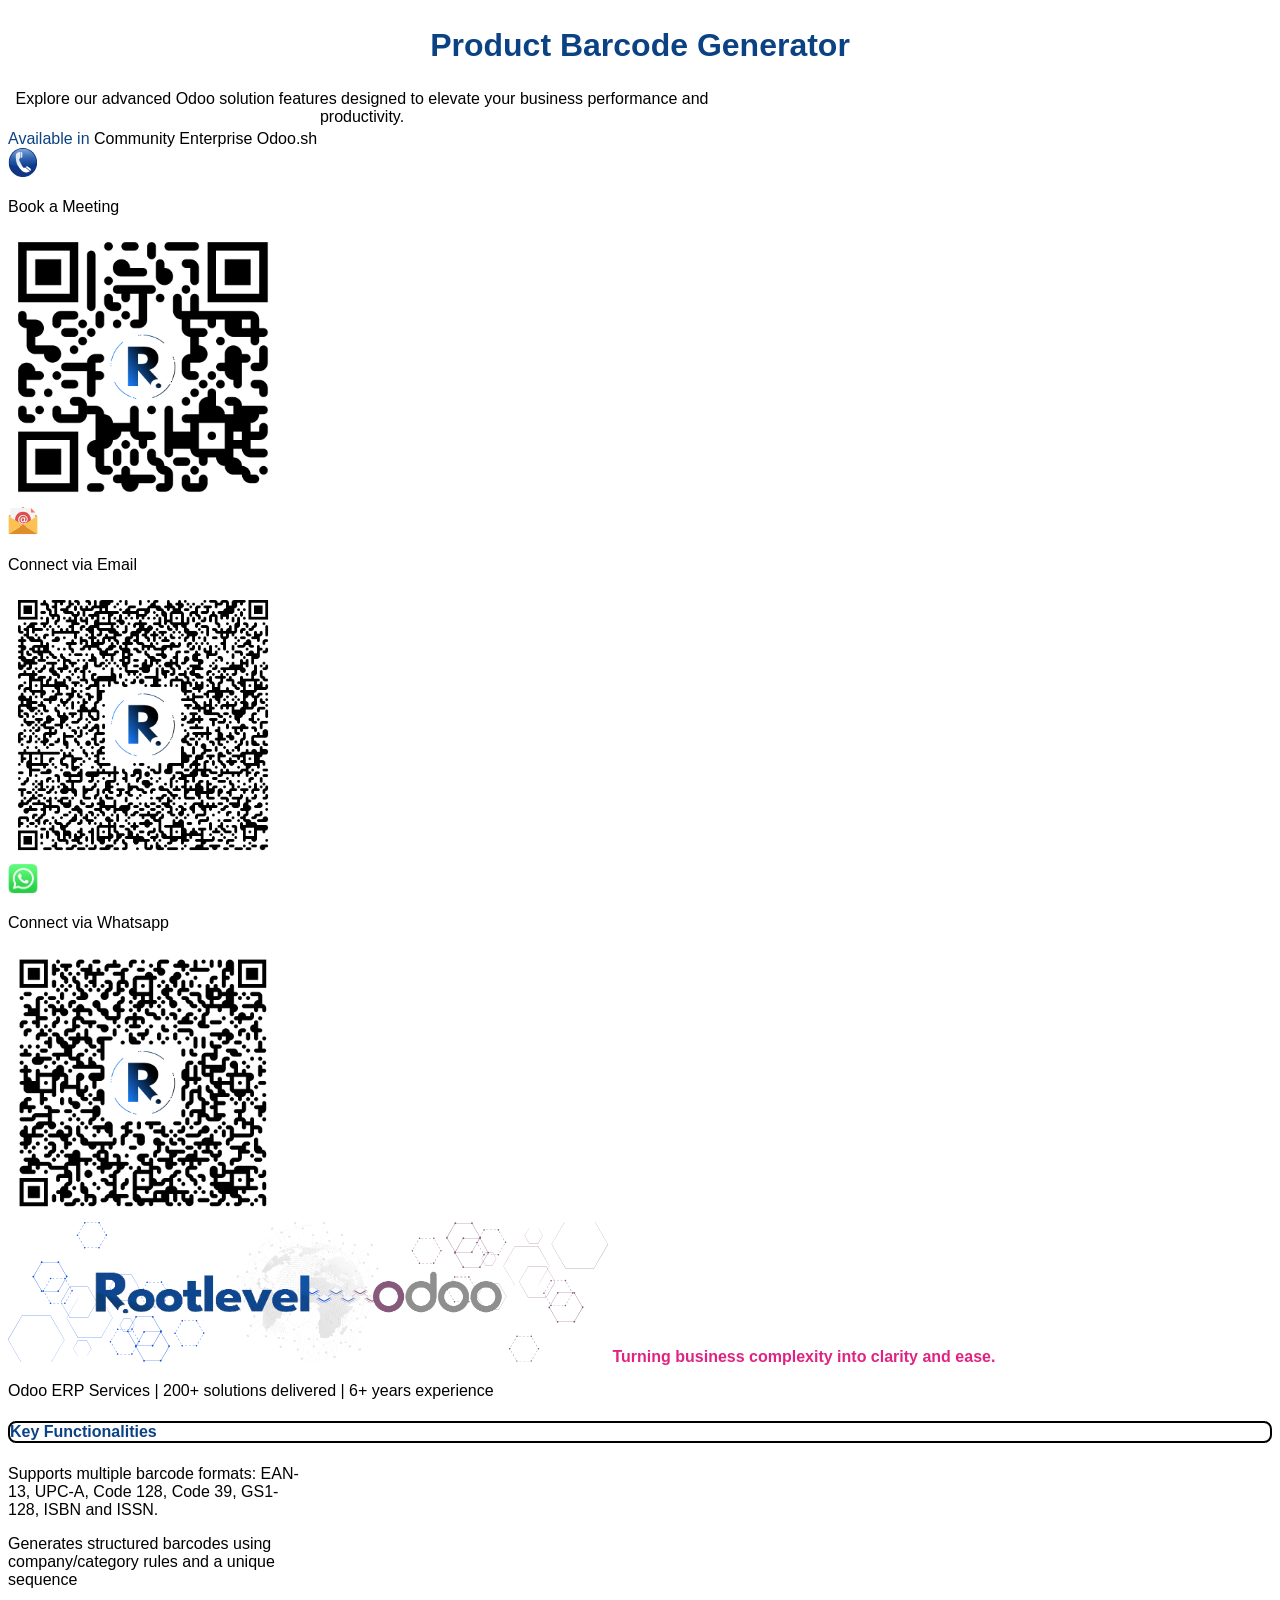
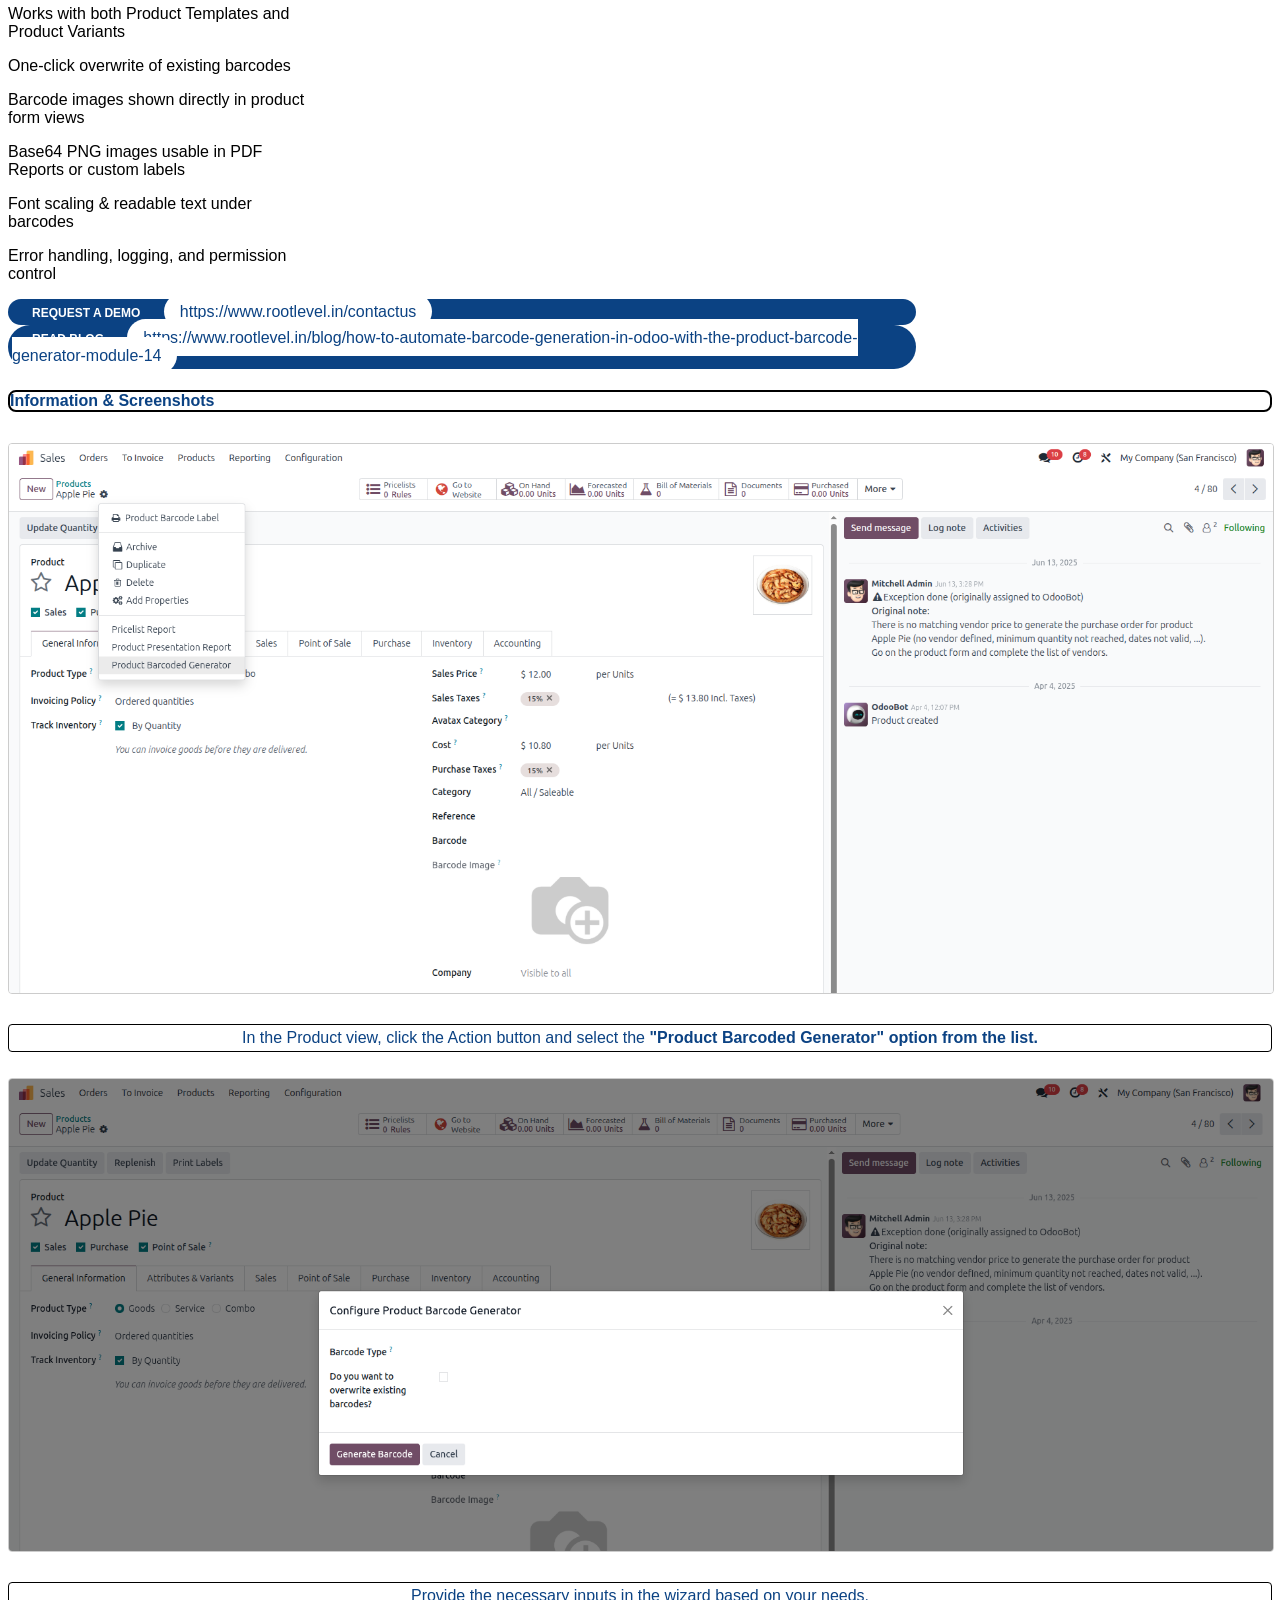
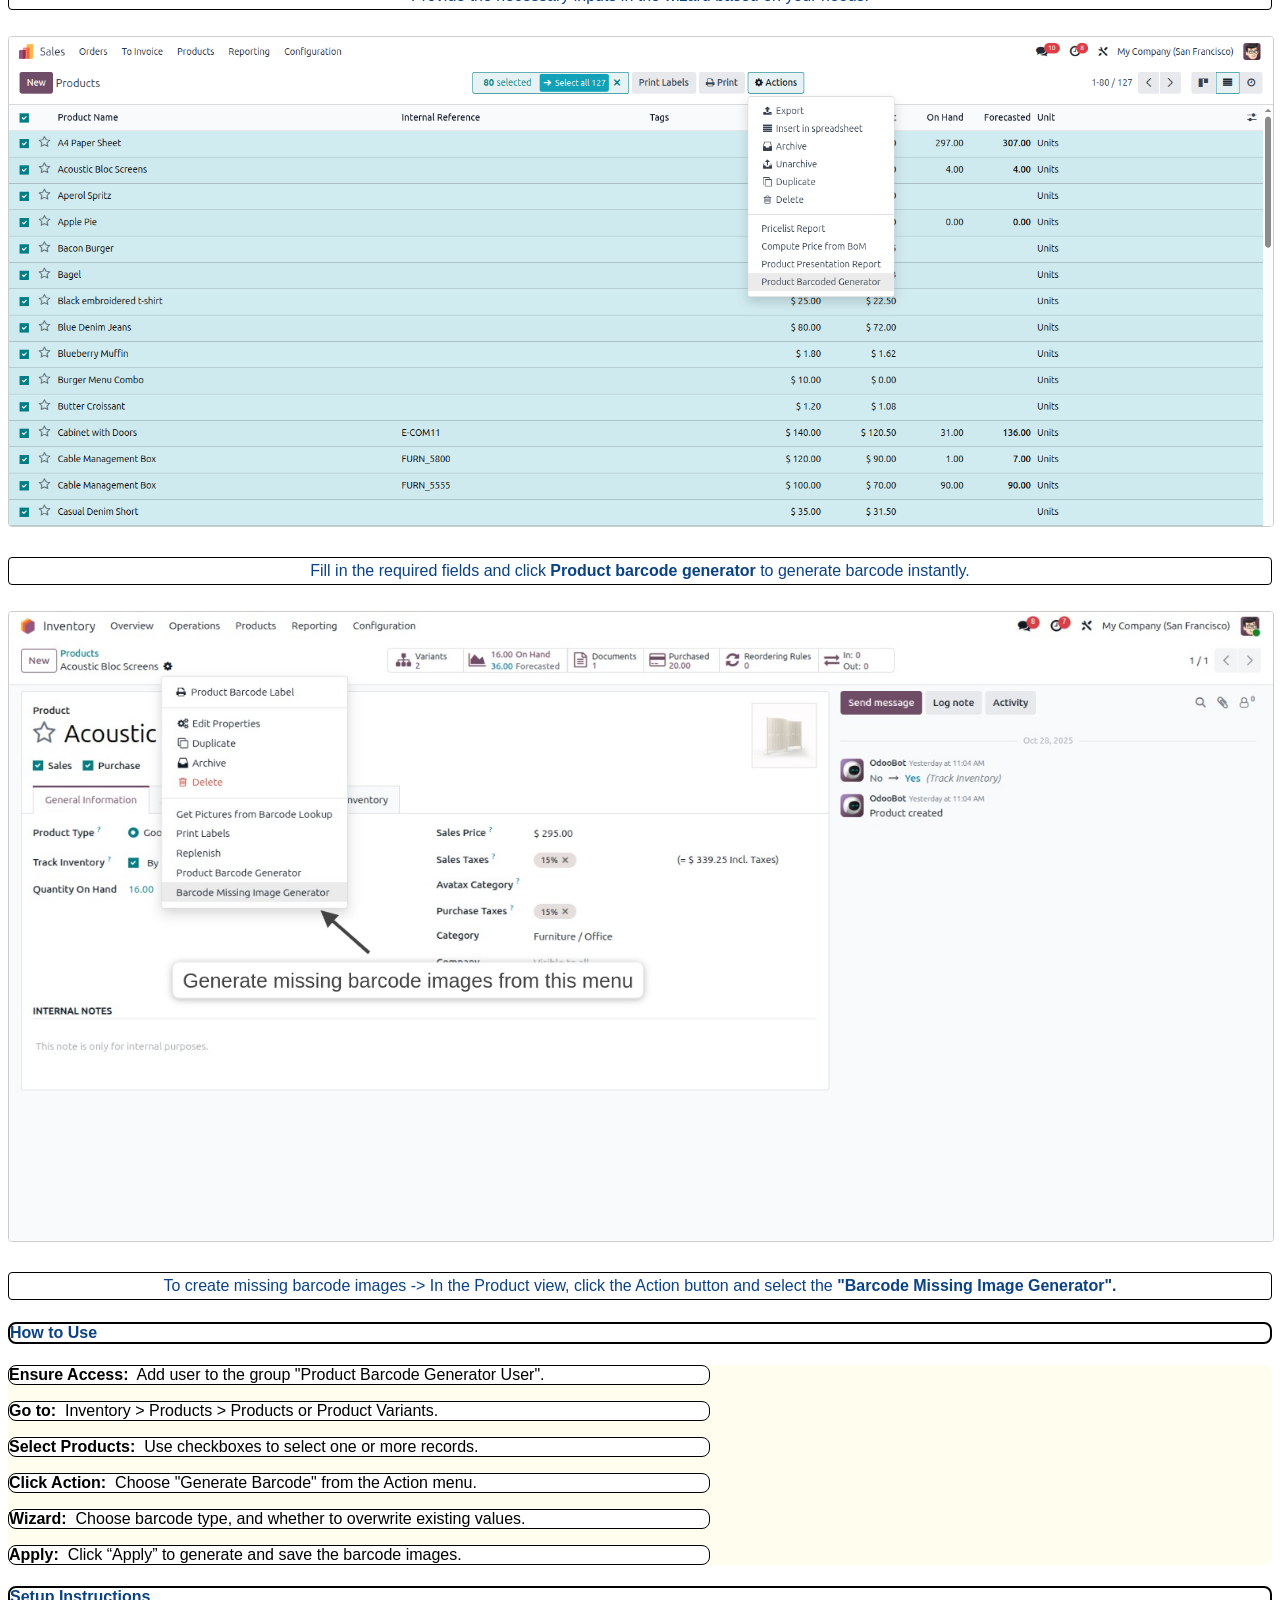
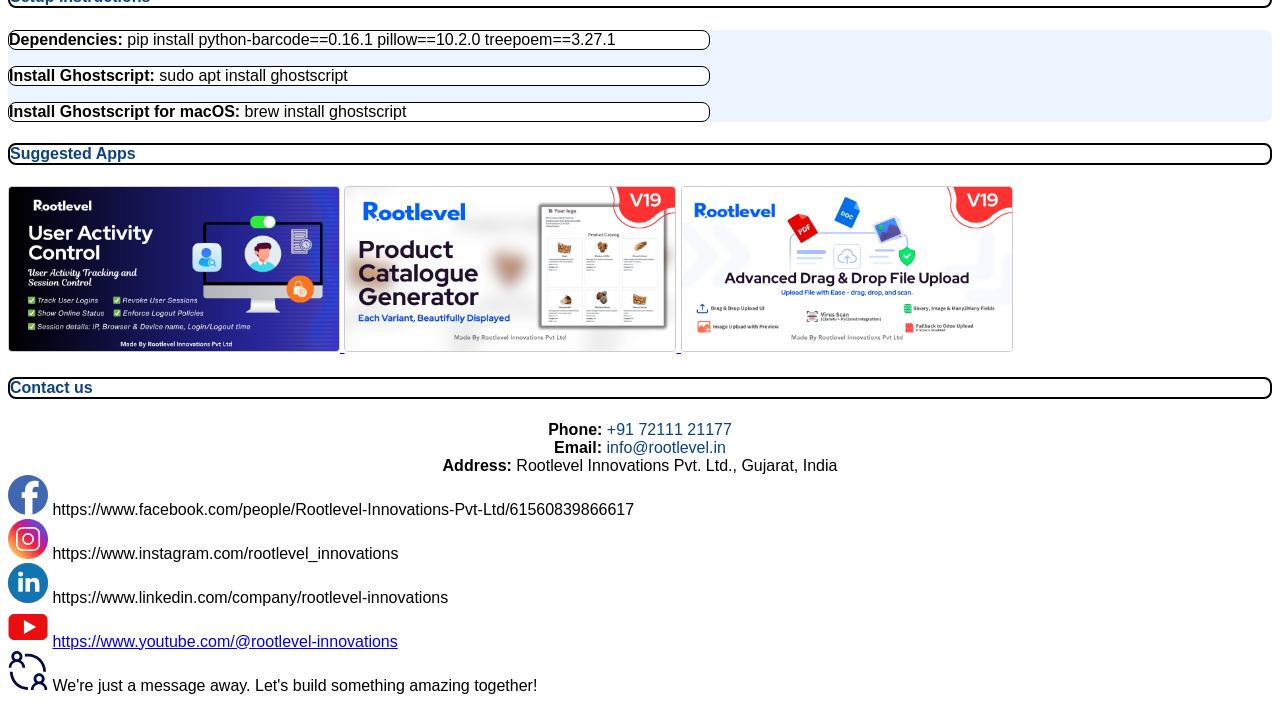
<file: barcode_generator_rl/static/description/index.html>
<!DOCTYPE html>
<html lang="en">
<head>
    <title>Product Barcode Generator - Rootlevel</title>
    <meta charset="utf-8">
    <meta content="width=device-width, initial-scale=1" name="viewport">
    <link rel="preconnect" href="https://fonts.googleapis.com">
    <link rel="preconnect" href="https://fonts.gstatic.com" crossorigin>
    <link href="https://fonts.googleapis.com/css2?family=Montserrat:ital,wght@0,100..900;1,100..900&family=Nata+Sans:wght@100..900&display=swap"
          rel="stylesheet">
    <link href="https://fonts.googleapis.com/css2?family=Open+Sans:ital,wght@0,300..800;1,300..800&display=swap"
          rel="stylesheet">
</head>
<body style="font-family:'Ubuntu', sans-serif;">
<section class="oe_container">

    <div class="oe_styling_v8">

        <!--   HEADER     -->
        <div class="d-flex flex-row flex-wrap m-2 p-2 align-items-center justify-content-evenly shadow-sm rounded">
            <div class="d-flex flex-column align-items-center">
                <h1 style="text-align:center; color:#0B4283; font-size:32px;">
                    <b>Product Barcode Generator</b></h1>
                <p style="text-align:center; font-size:16px; max-width:700px; margin: 4px; font-weight:400; color:#000000;">
                    Explore our advanced Odoo solution features designed to elevate your business performance and
                    productivity.
                </p>
            </div>
            <div class="d-flex flex-column align-items-center">
                <span class="m-1 p-1 fs-4 w-100 fw-bold" style="color:#0B4283;">Available in</span>
                <span class="m-1 p-1 fs-6 border border-primary rounded w-100 text-center" style="color:#000000;">Community</span>
                <span class="m-1 p-1 fs-6 border border-primary rounded w-100 text-center" style="color:#000000;">Enterprise</span>
                <span class="m-1 p-1 fs-6 border border-primary rounded w-100 text-center" style="color:#000000;">Odoo.sh</span>
            </div>
        </div>

        <!-- Logo, Qr & Connect details-->
        <div class="d-flex flex-column align-items-center m-2 p-2 shadow-sm rounded">

            <!--QR Details-->
            <div class="d-flex flex-row flex-wrap align-items-center justify-content-evenly m-2">
                <!--Book a Meeting QR-->
                <div class="d-flex flex-column align-items-center m-2">
                    <div class="d-flex flex-row align-items-center">
                        <img src="assets/contactus.svg" alt="meet"
                             style="max-width: 30px; width: 100%; height: auto;">
                        <p class="m-1 fs-4">Book a Meeting</p>
                    </div>
                    <img src="assets/contactus_rootlevel.svg" alt="qr"
                         style="max-width: 270px; width: 100%; height: auto;">
                </div>

                <!--Email QR-->
                <div class="d-flex flex-column align-items-center m-2">
                    <div class="d-flex flex-row align-items-center">
                        <img src="assets/email.svg" alt="email"
                             style="max-width: 30px; width: 100%; height: auto;">
                        <p class="m-1 fs-4">Connect via Email</p>
                    </div>
                    <img src="assets/mailto_sales_rootlevel.svg" alt="qr"
                         style="max-width: 270px; width: 100%; height: auto;">
                </div>

                <!--Whatsapp QR-->
                <div class="d-flex flex-column align-items-center m-2">
                    <div class="d-flex flex-row align-items-center">
                        <img src="assets/whatsapp.svg" alt="whatsapp"
                             style="max-width: 30px; width: 100%; height: auto;">
                        <p class="m-1 fs-4">Connect via Whatsapp</p>
                    </div>
                    <img src="assets/whatsapp_me_rootlevel.svg" alt="qr"
                         style="max-width: 270px; width: 100%; height: auto;">
                </div>
            </div>

            <!--Logo Details-->
            <div class="d-flex flex-column align-items-center">
                <img src="assets/rootlevel_x_odoo_logo.svg" alt="Company Logo"
                     class="m-2"
                     style="max-width: 600px; width: 100%; height: auto;">
                <b class="m-1 fs-5 text-center" style="color: #E02382;">Turning business complexity into clarity and
                    ease.</b>
                <p class="m-1 fs-5 text-center" style="color: #000000;">Odoo ERP Services | 200+ solutions delivered |
                    6+ years experience </p>
            </div>
        </div>

        <!-- Key Functionalities -->
        <div class="d-flex flex-column align-items-center m-2 p-2 shadow-sm rounded">
            <h4 class="m-2 p-2" style="color: #0B4283; border: 2px solid black; border-radius: 8px;">
                Key Functionalities
            </h4>
            <div class="d-flex flex-row flex-wrap align-items-stretch justify-content-center m-2 p-2">
                <p class="d-flex align-items-center justify-content-center m-2 p-2 text-center shadow-sm rounded fs-6"
                   style="color:#000000; max-width:300px; width:100%;">Supports multiple barcode formats: EAN-13, UPC-A, Code
                    128, Code 39, GS1-128, ISBN and ISSN.</p>
                <p class="d-flex align-items-center justify-content-center m-2 p-2 text-center shadow-sm rounded fs-6"
                   style="color:#000000; max-width:300px; width:100%;">Generates structured barcodes using company/category rules and a unique sequence</p>
                <p class="d-flex align-items-center justify-content-center m-2 p-2 text-center shadow-sm rounded fs-6"
                   style="color:#000000; max-width:300px; width:100%;">Works with both Product Templates and Product
                    Variants</p>
                <p class="d-flex align-items-center justify-content-center m-2 p-2 text-center shadow-sm rounded fs-6"
                   style="color:#000000; max-width:300px; width:100%;">One-click overwrite of existing barcodes</p>
                <p class="d-flex align-items-center justify-content-center m-2 p-2 text-center shadow-sm rounded fs-6"
                   style="color:#000000; max-width:300px; width:100%;">Barcode images shown directly in product form
                    views</p>
                <p class="d-flex align-items-center justify-content-center m-2 p-2 text-center shadow-sm rounded fs-6"
                   style="color:#000000; max-width:300px; width:100%;">Base64 PNG images usable in PDF Reports or custom
                    labels</p>
                <p class="d-flex align-items-center justify-content-center m-2 p-2 text-center shadow-sm rounded fs-6"
                   style="color:#000000; max-width:300px; width:100%;">Font scaling & readable text under barcodes</p>
                <p class="d-flex align-items-center justify-content-center m-2 p-2 text-center shadow-sm rounded fs-6"
                   style="color:#000000; max-width:300px; width:100%;">Error handling, logging, and permission
                    control</p>
            </div>
        </div>

        <!-- Demo & Blog -->
        <div class="d-flex flex-column align-items-center m-2 p-2 shadow-sm rounded">
            <div class="m-2" style="width:100%; max-width:900px;">
                <div class="d-flex align-items-center"
                     style="width:100%; background-color:#0B4283; border-radius:999px; padding:4px;">
                    <span style="color:#FFFFFF; font-size: 12px; font-weight:700; text-transform:uppercase; padding:10px 20px; border-radius:999px; flex:0 0 auto; min-width:150px; text-align:center;">
                        Request a Demo
                    </span>
                    <span class="fs-6"
                          style="width: inherit; background-color:#FFFFFF; color:#0B4283; border-radius:999px; padding:10px 16px; flex:1 1; min-width:0; text-align:center;">
                        https://www.rootlevel.in/contactus
                    </span>
                </div>
            </div>

            <div class="m-2" style="width:100%; max-width:900px;">
                <div class="d-flex align-items-center"
                     style="width:100%; background-color:#0B4283; border-radius:999px; padding:4px;">
                        <span style="color:#FFFFFF; font-size: 12px; font-weight:700; text-transform:uppercase; padding:10px 20px; border-radius:999px; flex:0 0 auto; min-width:150px; text-align:center;">
                            Read Blog
                        </span>
                    <span class="fs-6"
                          style="width: inherit; background-color:#FFFFFF; color:#0B4283; border-radius:999px; padding:10px 16px; flex:1 1; min-width:0; text-align:center;">
                            https://www.rootlevel.in/blog/how-to-automate-barcode-generation-in-odoo-with-the-product-barcode-generator-module-14
                        </span>
                </div>
            </div>
        </div>

        <!-- Screenshots with info -->
        <div class="d-flex flex-column align-items-center m-2 p-2 shadow-sm rounded">
            <h4 class="m-2 p-2" style="color: #0B4283; border: 2px solid black; border-radius: 8px;">
                Information & Screenshots
            </h4>
            <div class="d-flex flex-column">
                <div class="d-flex flex-column align-items-center">
                    <img src="screenshots/action.png" alt="screenshot"
                         style="width:100%; border:1px solid #CCC; margin:10px auto; border-radius: 4px;"/>
                    <p style="color: #0B4283; font-size: 16px; padding: 4px; border:1px solid black; border-radius: 4px; text-align: center;">
                        In the Product view, click the Action button and select the <b>"Product Barcoded Generator"
                        option from the list.</b>
                    </p>
                </div>
                <div class="d-flex flex-column align-items-center">
                    <img src="screenshots/wizard.png" alt="screenshot"
                         style="width:100%; border:1px solid #CCC; margin:10px auto; border-radius: 4px;"/>
                    <p style="color: #0B4283; font-size: 16px; padding: 4px; border:1px solid black; border-radius: 4px; text-align: center;">
                        Provide the necessary inputs in the wizard based on your needs.
                    </p>
                </div>
                <div class="d-flex flex-column align-items-center">
                    <img src="screenshots/list_action.png" alt="screenshot"
                         style="width:100%; border:1px solid #CCC; margin:10px auto; border-radius: 4px;"/>
                    <p style="color: #0B4283; font-size: 16px; padding: 4px; border:1px solid black; border-radius: 4px; text-align: center;">
                        Fill in the required fields and click <b>Product barcode generator</b> to generate barcode
                        instantly.
                    </p>
                </div>
                <div class="d-flex flex-column align-items-center">
                    <img src="screenshots/missing_image_generate.png" alt="screenshot"
                         style="width:100%; border:1px solid #CCC; margin:10px auto; border-radius: 4px;"/>
                    <p style="color: #0B4283; font-size: 16px; padding: 4px; border:1px solid black; border-radius: 4px; text-align: center;">
                        To create missing barcode images -> In the Product view, click the Action button and select the
                        <b>"Barcode Missing Image Generator".</b>
                    </p>
                </div>
            </div>
        </div>

        <!-- How To Use & Setup Instructions -->
        <div class="d-flex flex-row flex-wrap  justify-content-center m-2 p-2 shadow-sm rounded">
            <div class="d-flex flex-column align-items-center">
                <h4 class="m-2 p-2" style="color: #0B4283; border: 2px solid black; border-radius: 8px;">
                    How to Use
                </h4>
                <div class="d-flex flex-column align-items-center justify-content-center m-2 p-2"
                     style="background-color: #fffded; border-radius: 8px;">
                    <p class="d-flex align-items-center justify-content-center m-2 p-2 text-center fs-6"
                       style="color:#000000; max-width:700px; width:100%; border: 1px solid black; border-radius: 8px; background-color: white;">
                        <b>Ensure Access:&nbsp;</b> Add user to the group "Product Barcode Generator User".</p>
                    <p class="d-flex align-items-center justify-content-center m-2 p-2 text-center fs-6"
                       style="color:#000000; max-width:700px; width:100%; border: 1px solid black; border-radius: 8px; background-color: white;">
                        <b>Go to:&nbsp;</b> Inventory > Products > Products or Product Variants.</p>
                    <p class="d-flex align-items-center justify-content-center m-2 p-2 text-center fs-6"
                       style="color:#000000; max-width:700px; width:100%; border: 1px solid black; border-radius: 8px; background-color: white;">
                        <b>Select Products:&nbsp;</b> Use checkboxes to select one or more records.</p>
                    <p class="d-flex align-items-center justify-content-center m-2 p-2 text-center fs-6"
                       style="color:#000000; max-width:700px; width:100%; border: 1px solid black; border-radius: 8px; background-color: white;">
                        <b>Click Action:&nbsp;</b> Choose "Generate Barcode" from the Action menu.</p>
                    <p class="d-flex align-items-center justify-content-center m-2 p-2 text-center fs-6"
                       style="color:#000000; max-width:700px; width:100%; border: 1px solid black; border-radius: 8px; background-color: white;">
                        <b>Wizard:&nbsp;</b> Choose barcode type, and whether to overwrite existing values.</p>
                    <p class="d-flex align-items-center justify-content-center m-2 p-2 text-center fs-6"
                       style="color:#000000; max-width:700px; width:100%; border: 1px solid black; border-radius: 8px; background-color: white;">
                        <b>Apply:&nbsp;</b> Click “Apply” to generate and save the barcode images.</p>
                </div>
            </div>
            <div class="d-flex flex-column align-items-center">
                <h4 class="m-2 p-2" style="color: #0B4283; border: 2px solid black; border-radius: 8px;">
                    Setup Instructions
                </h4>
                <div class="d-flex flex-column align-items-center justify-content-center m-2 p-2"
                     style="background-color: #edf4ff; border-radius: 8px;">
                    <p class="d-flex align-items-center justify-content-center m-2 p-2 text-center fs-6"
                       style="color:#000000; max-width:700px; width:100%; border: 1px solid black; border-radius: 8px; background-color: white;">
                        <b>Dependencies:&nbsp;</b>pip install python-barcode==0.16.1 pillow==10.2.0 treepoem==3.27.1</p>
                    <p class="d-flex align-items-center justify-content-center m-2 p-2 text-center fs-6"
                       style="color:#000000; max-width:700px; width:100%; border: 1px solid black; border-radius: 8px; background-color: white;">
                        <b>Install Ghostscript:&nbsp;</b>sudo apt install ghostscript</p>
                    <p class="d-flex align-items-center justify-content-center m-2 p-2 text-center fs-6"
                       style="color:#000000; max-width:700px; width:100%; border: 1px solid black; border-radius: 8px; background-color: white;">
                        <b>Install Ghostscript for macOS:&nbsp;</b>brew install ghostscript</p>
                </div>
            </div>
        </div>

        <!-- Suggested apps -->
        <div class="d-flex flex-column align-items-center m-2 p-2 shadow-sm rounded">
            <h4 class="m-2 p-2" style="color: #0B4283; border: 2px solid black; border-radius: 8px;">
                Suggested Apps
            </h4>
            <div class="d-flex flex-row flex-wrap align-items-center justify-content-evenly">
                <a href="https://apps.odoo.com/apps/modules/19.0/user_activity_control_rl"
                   class="m-2">
                    <img src="assets/user_activity_control_cover_image.png" alt="suggest"
                         style="width:100%; max-width: 330px; height: 100%; max-height:164px; border-radius: 4px; border: 1px solid #ccc;"/>
                </a>
                <a href="https://apps.odoo.com/apps/modules/19.0/product_catalogue_generator_rl" target="_blank"
                   class="m-2">
                    <img src="assets/product_catalogue_generator_report_cover_image.png" alt="suggest"
                         style="width:100%; max-width: 330px; height: 100%; max-height:164px; border-radius: 4px; border: 1px solid #ccc;"/>
                </a>
                <a href="https://apps.odoo.com/apps/modules/19.0/advance_drag_and_drop_rl" target="_blank"
                   class="m-2">
                    <img src="assets/advance_drag_and_drop_rl_cover_image.png" alt="suggest"
                         style="width:100%; max-width: 330px; height: 100%; max-height:164px; border-radius: 4px; border: 1px solid #ccc;"/>
                </a>
            </div>
        </div>

        <!-- Contact us -->
        <div class="d-flex flex-column align-items-center m-2 p-2 shadow-sm rounded">
            <h4 class="m-2 p-2" style="color: #0B4283; border: 2px solid black; border-radius: 8px;">
                Contact us
            </h4>
            <div>
                <p style="text-align:center; font-size:16px; margin:0;">
                    <b>Phone:</b>
                    <span style="color:#0B4283;font-weight:500; text-decoration:none;">
                        +91 72111 21177
                    </span>
                    <br>
                    <b>Email:</b>
                    <a href="mailto:info@rootlevel.in"
                       style="color:#0B4283;font-weight:500; text-decoration:none;font-weight:500;">
                        info@rootlevel.in
                    </a>
                    <br>
                    <b>Address:</b>
                    <span>
                        Rootlevel Innovations Pvt. Ltd., Gujarat, India
                    </span>
                </p>
            </div>
            <div class="d-flex flex-column m-2 align-items-center">
                <div class="m-1 p-2 d-flex flex-row align-items-center shadow-sm"
                     style="max-width: 900px; width:100%; border-radius: 4px;">
                    <img src="icons/social-icons/fb-icon.svg" alt="social"
                         style="width:100%; max-width: 40px; height: 100%; max-height: 40px;"
                    />
                    <span class="m-2 w-100 text-center">
                        https://www.facebook.com/people/Rootlevel-Innovations-Pvt-Ltd/61560839866617
                    </span>
                </div>
                <div class="m-1 p-2 d-flex flex-row align-items-center shadow-sm"
                     style="max-width: 900px; width:100%; border-radius: 4px;">
                    <img src="icons/social-icons/instagram-icon.svg" alt="social"
                         style="width:100%; max-width: 40px; height: 100%; max-height: 40px;"
                    />
                    <span class="m-2 w-100 text-center">
                        https://www.instagram.com/rootlevel_innovations
                    </span>
                </div>
                <div class="m-1 p-2 d-flex flex-row align-items-center shadow-sm"
                     style="max-width: 900px; width:100%; border-radius: 4px;">
                    <img src="icons/social-icons/linkedin-icon.svg" alt="social"
                         style="width:100%; max-width: 40px; height: 100%; max-height: 40px;"
                    />
                    <span class="m-2 w-100 text-center">
                        https://www.linkedin.com/company/rootlevel-innovations
                    </span>
                </div>
                <div class="m-1 p-2 d-flex flex-row align-items-center shadow-sm"
                     style="max-width: 900px; width:100%; border-radius: 4px;">
                    <img src="icons/social-icons/yt-icon.svg" alt="social"
                         style="width:100%; max-width: 40px; height: 100%; max-height: 40px;"
                    />
                    <a class="m-2 w-100 text-center" href="https://www.youtube.com/@rootlevel-innovations"
                       target="_blank">
                        https://www.youtube.com/@rootlevel-innovations
                    </a>
                </div>
                <div class="m-2 p-2 d-flex flex-row align-items-center shadow"
                     style="max-width: 900px; width:100%; border-radius: 4px;">
                    <img src="icons/social-icons/connect-icon.svg" alt="social"
                         style="width:100%; max-width: 40px; height: 100%; max-height: 40px;"
                    />
                    <span class="m-2 w-100 text-center fs-5" style="font-weight: 500;">
                        We&apos;re just a message away. Let&apos;s build something amazing together!
                    </span>
                </div>
            </div>
        </div>
    </div>
</section>
</body>
</html>
</file>
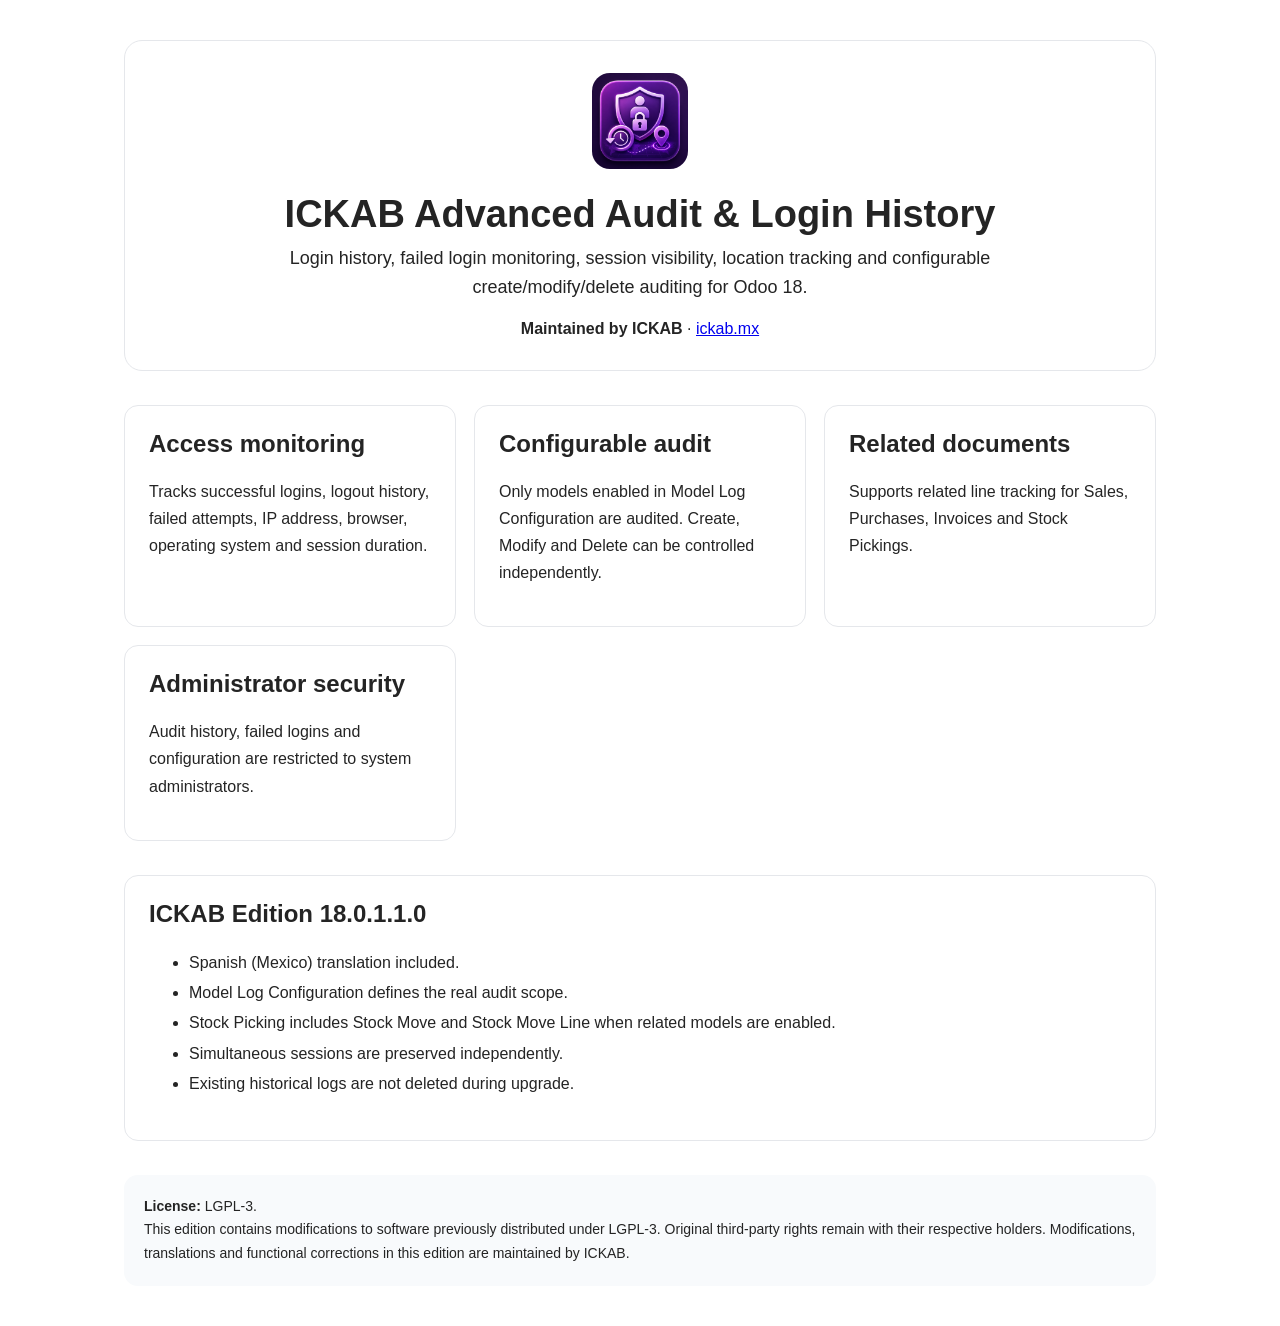
<file: mst_advanced_login_history/static/description/index.html>
<!DOCTYPE html>
<html lang="en">
<head>
    <meta charset="UTF-8"/>
    <meta name="viewport" content="width=device-width, initial-scale=1.0"/>
    <title>ICKAB Advanced Audit &amp; Login History | Odoo 18</title>
    <meta name="description" content="ICKAB module for Odoo 18 login history, failed login monitoring, session visibility and configurable user activity auditing."/>
</head>
<body style="margin:0;background:#ffffff;font-family:Arial,Helvetica,sans-serif;color:#242424;">
<section style="max-width:1080px;margin:0 auto;padding:40px 24px;box-sizing:border-box;">
    <div style="text-align:center;padding:32px 20px;border:1px solid #e5e7eb;border-radius:18px;">
        <img src="./icon.png" alt="Audit History" style="width:96px;height:96px;border-radius:18px;"/>
        <h1 style="font-size:38px;margin:20px 0 8px;">ICKAB Advanced Audit &amp; Login History</h1>
        <p style="font-size:18px;line-height:1.6;margin:0 auto;max-width:800px;">
            Login history, failed login monitoring, session visibility, location tracking and
            configurable create/modify/delete auditing for Odoo 18.
        </p>
        <p style="margin:18px 0 0;"><strong>Maintained by ICKAB</strong> &middot; <a href="https://ickab.mx">ickab.mx</a></p>
    </div>

    <div style="margin-top:34px;display:grid;grid-template-columns:repeat(auto-fit,minmax(260px,1fr));gap:18px;">
        <div style="padding:24px;border:1px solid #e5e7eb;border-radius:14px;">
            <h2 style="margin-top:0;">Access monitoring</h2>
            <p style="line-height:1.7;">Tracks successful logins, logout history, failed attempts, IP address, browser, operating system and session duration.</p>
        </div>
        <div style="padding:24px;border:1px solid #e5e7eb;border-radius:14px;">
            <h2 style="margin-top:0;">Configurable audit</h2>
            <p style="line-height:1.7;">Only models enabled in Model Log Configuration are audited. Create, Modify and Delete can be controlled independently.</p>
        </div>
        <div style="padding:24px;border:1px solid #e5e7eb;border-radius:14px;">
            <h2 style="margin-top:0;">Related documents</h2>
            <p style="line-height:1.7;">Supports related line tracking for Sales, Purchases, Invoices and Stock Pickings.</p>
        </div>
        <div style="padding:24px;border:1px solid #e5e7eb;border-radius:14px;">
            <h2 style="margin-top:0;">Administrator security</h2>
            <p style="line-height:1.7;">Audit history, failed logins and configuration are restricted to system administrators.</p>
        </div>
    </div>

    <div style="margin-top:34px;padding:24px;border:1px solid #e5e7eb;border-radius:14px;">
        <h2 style="margin-top:0;">ICKAB Edition 18.0.1.1.0</h2>
        <ul style="line-height:1.9;">
            <li>Spanish (Mexico) translation included.</li>
            <li>Model Log Configuration defines the real audit scope.</li>
            <li>Stock Picking includes Stock Move and Stock Move Line when related models are enabled.</li>
            <li>Simultaneous sessions are preserved independently.</li>
            <li>Existing historical logs are not deleted during upgrade.</li>
        </ul>
    </div>

    <div style="margin-top:34px;padding:20px;background:#f8fafc;border-radius:14px;font-size:14px;line-height:1.7;">
        <strong>License:</strong> LGPL-3.<br/>
        This edition contains modifications to software previously distributed under LGPL-3.
        Original third-party rights remain with their respective holders. Modifications,
        translations and functional corrections in this edition are maintained by ICKAB.
    </div>
</section>
</body>
</html>
</file>
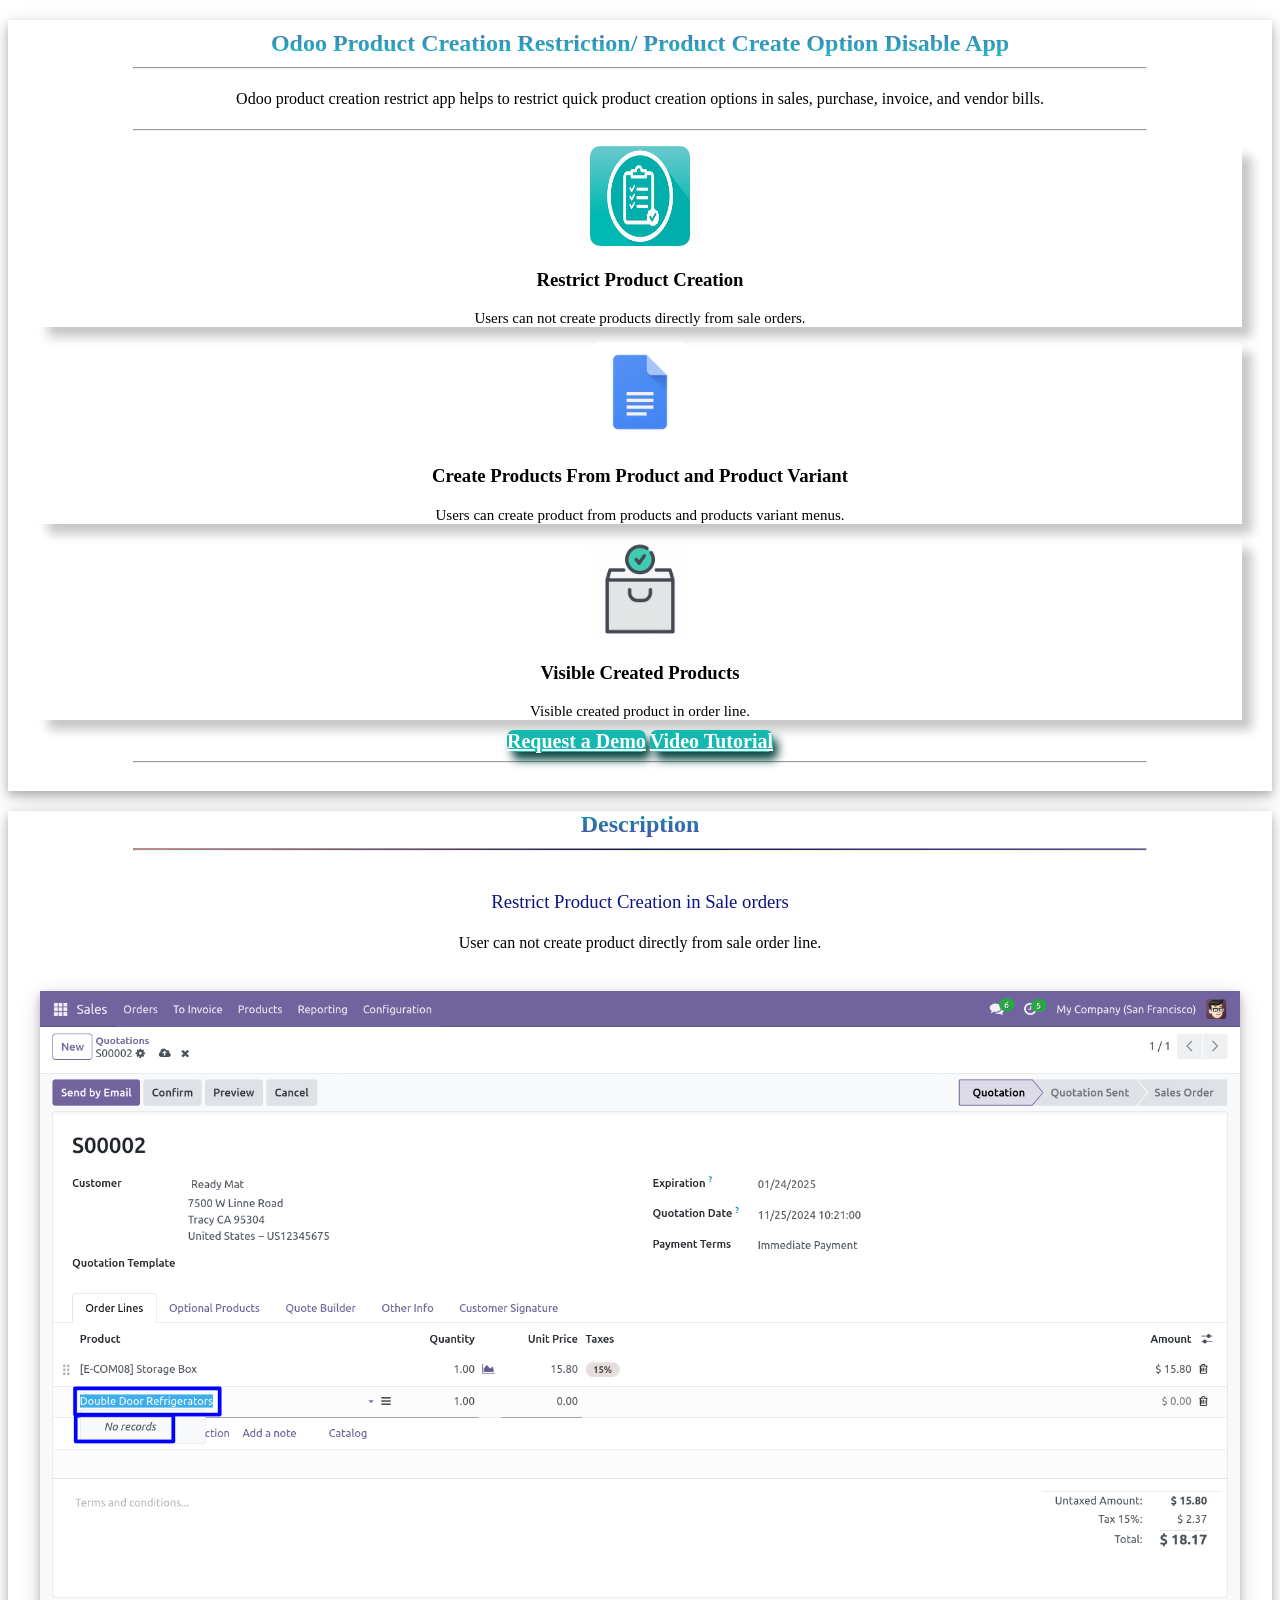
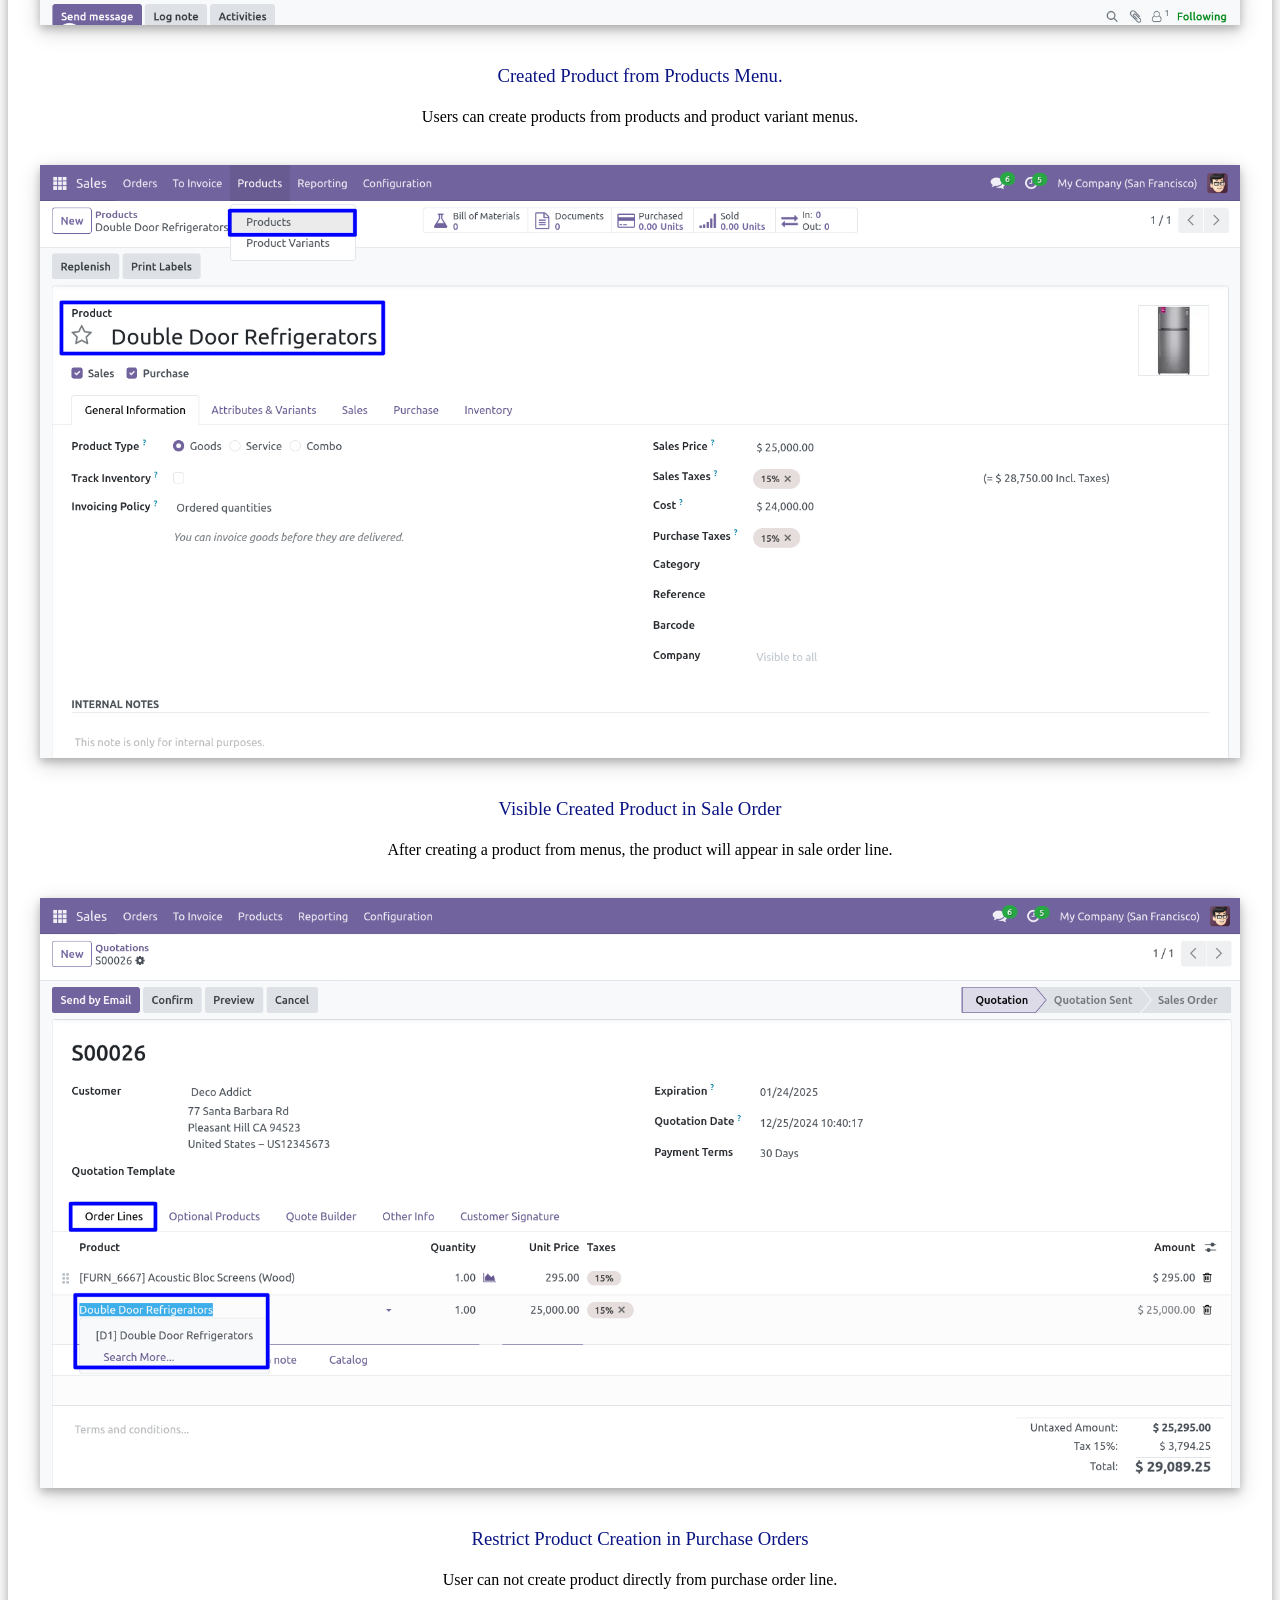
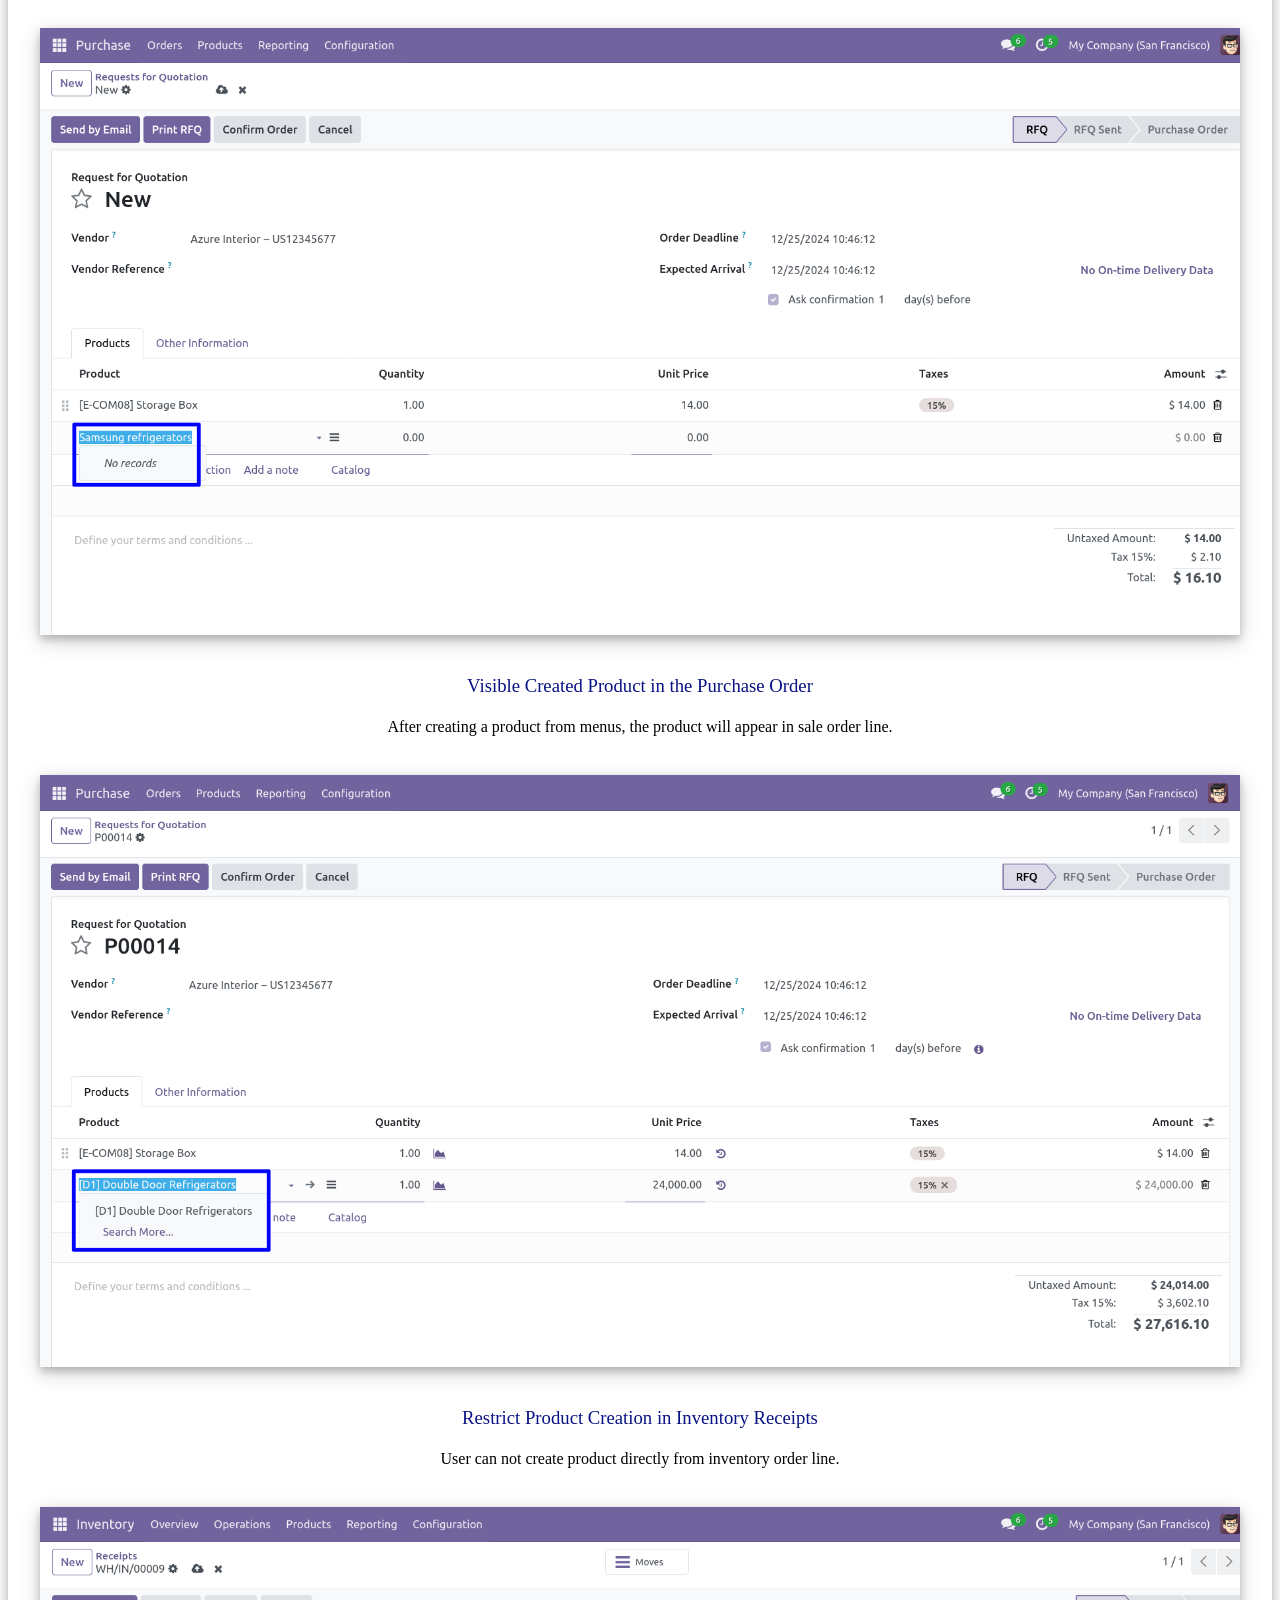
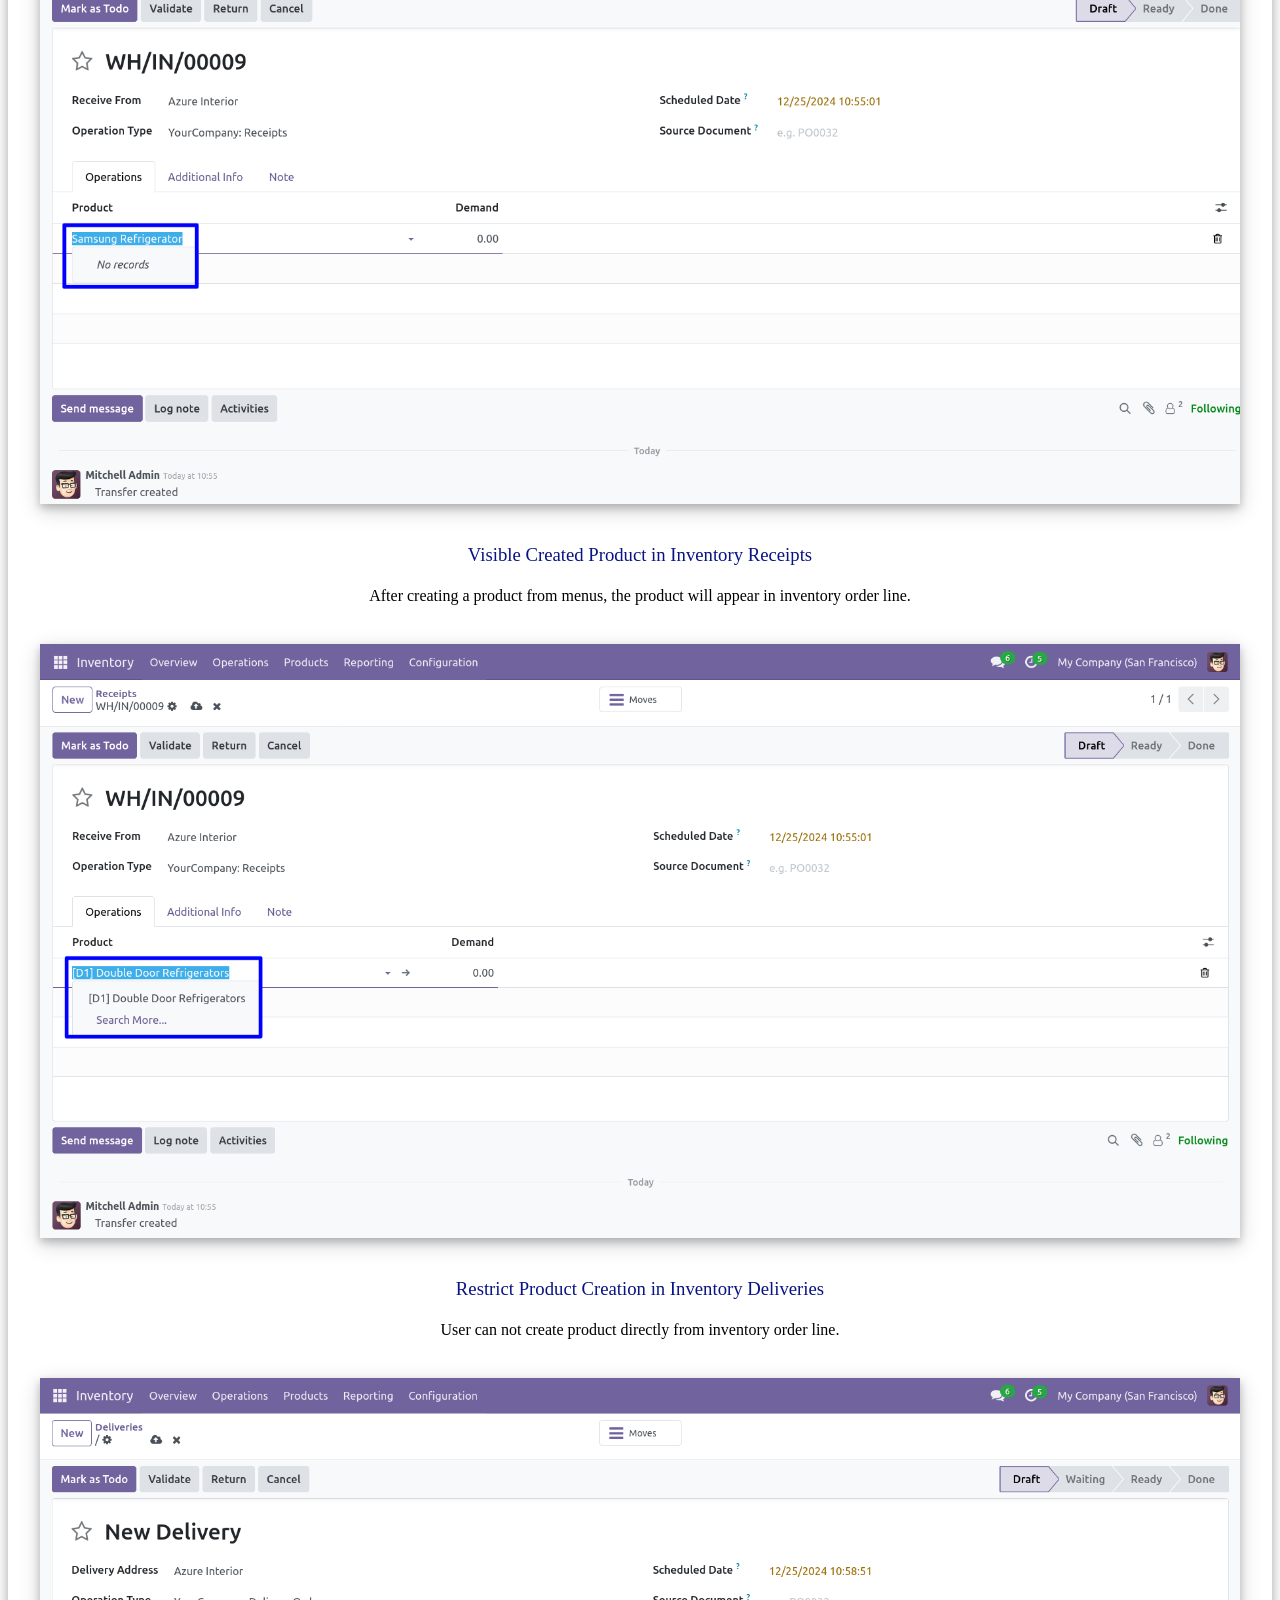
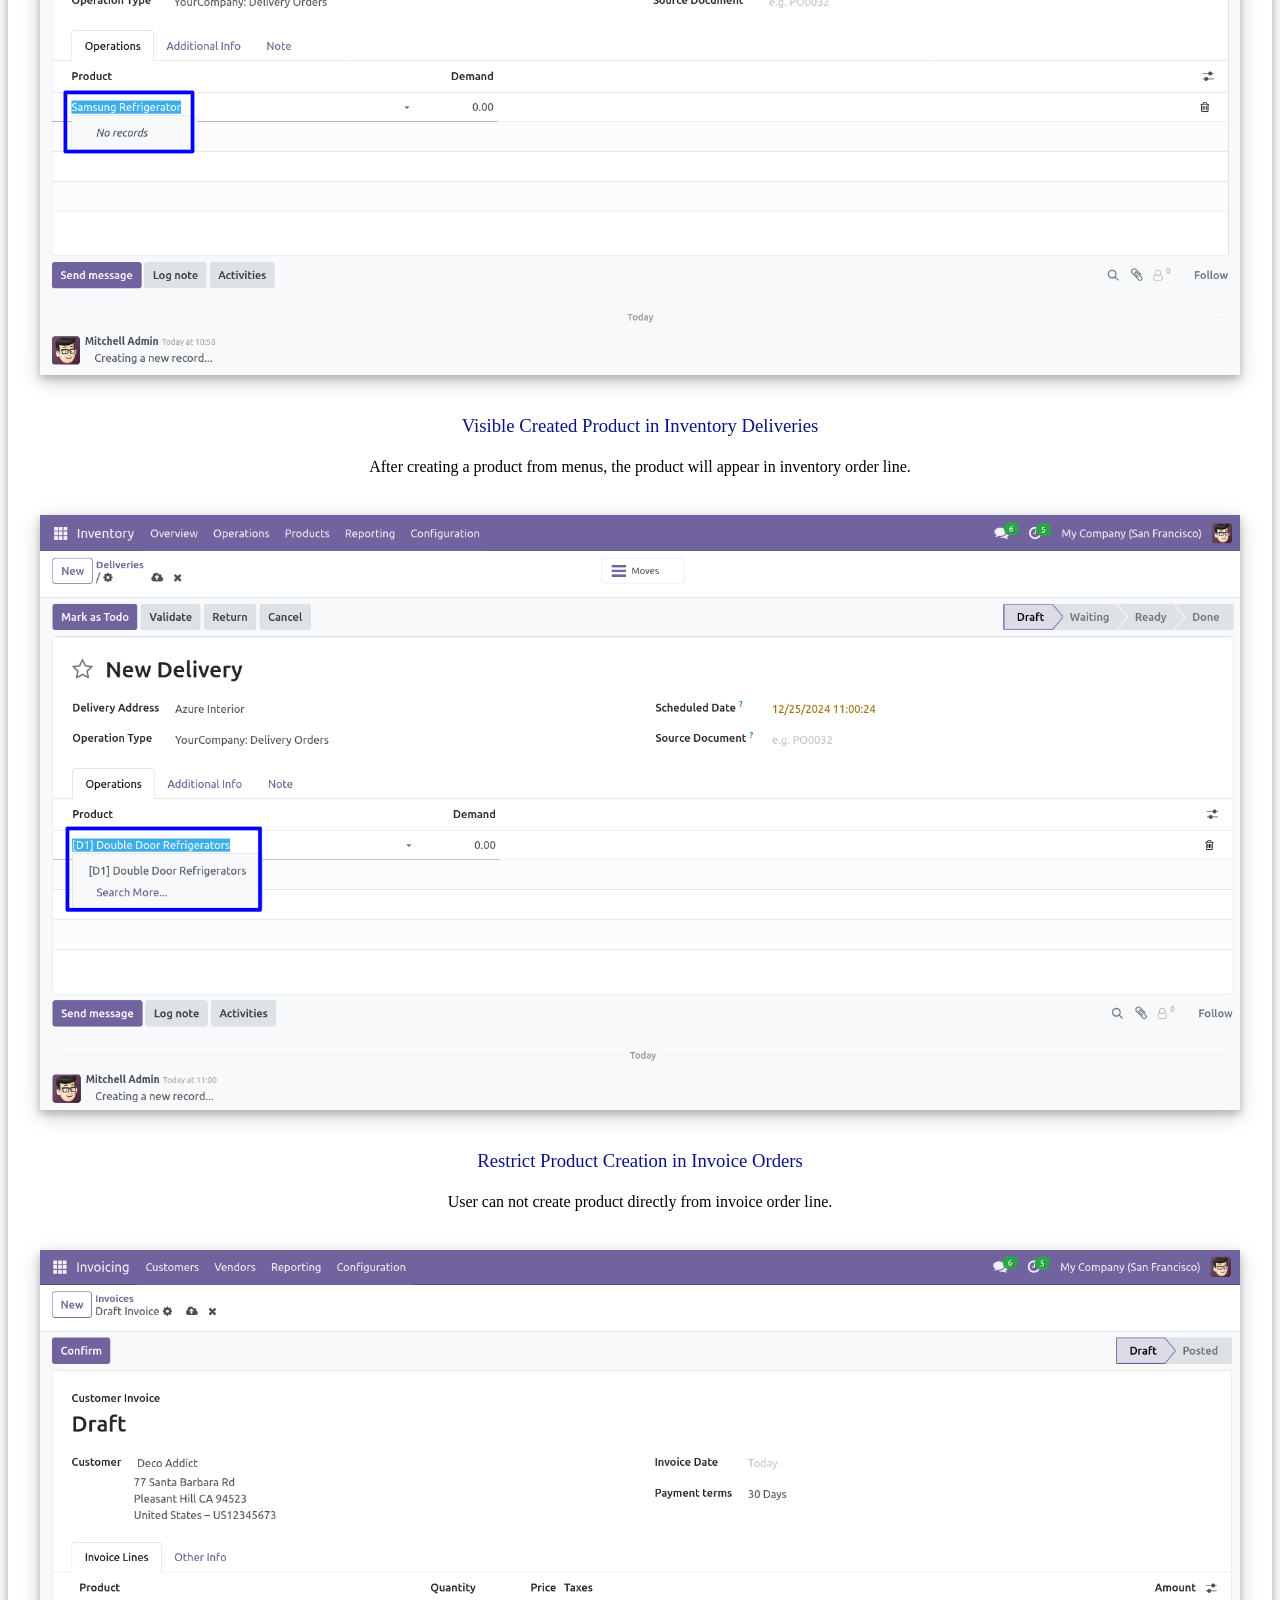
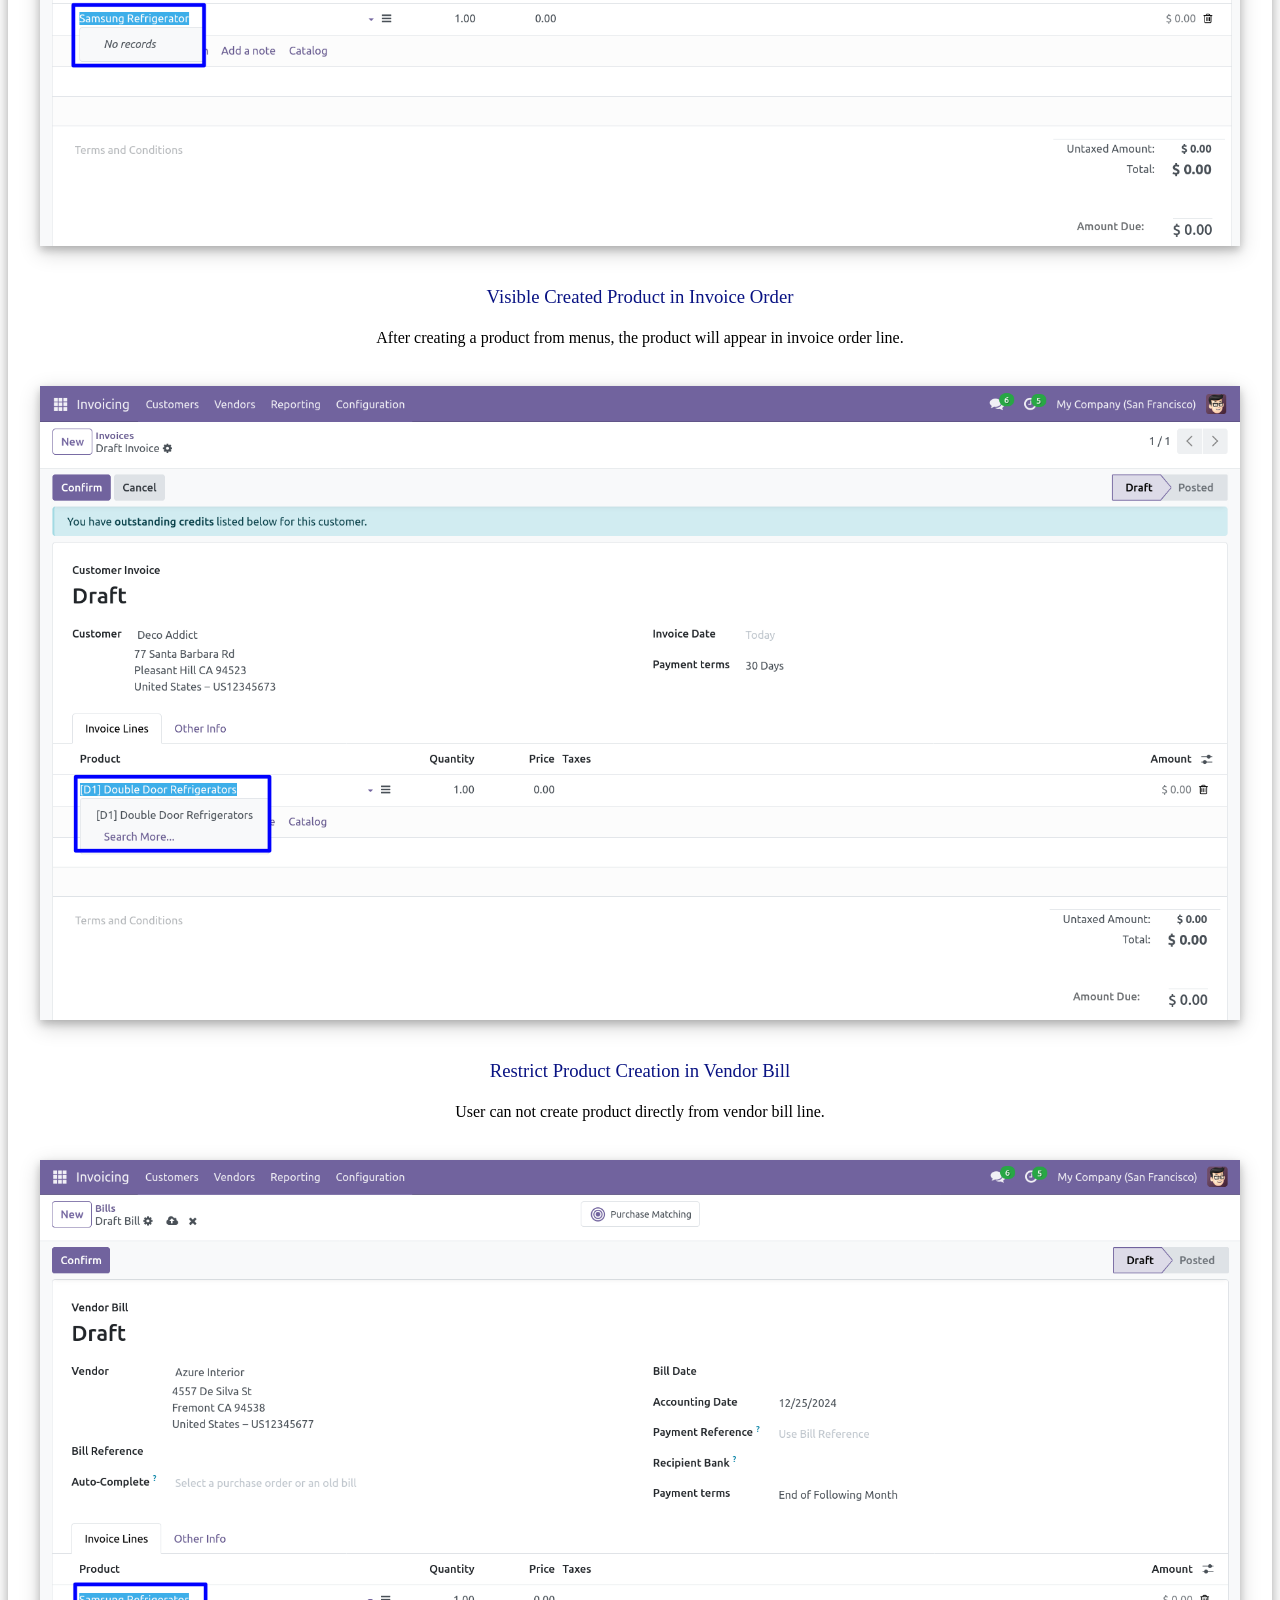
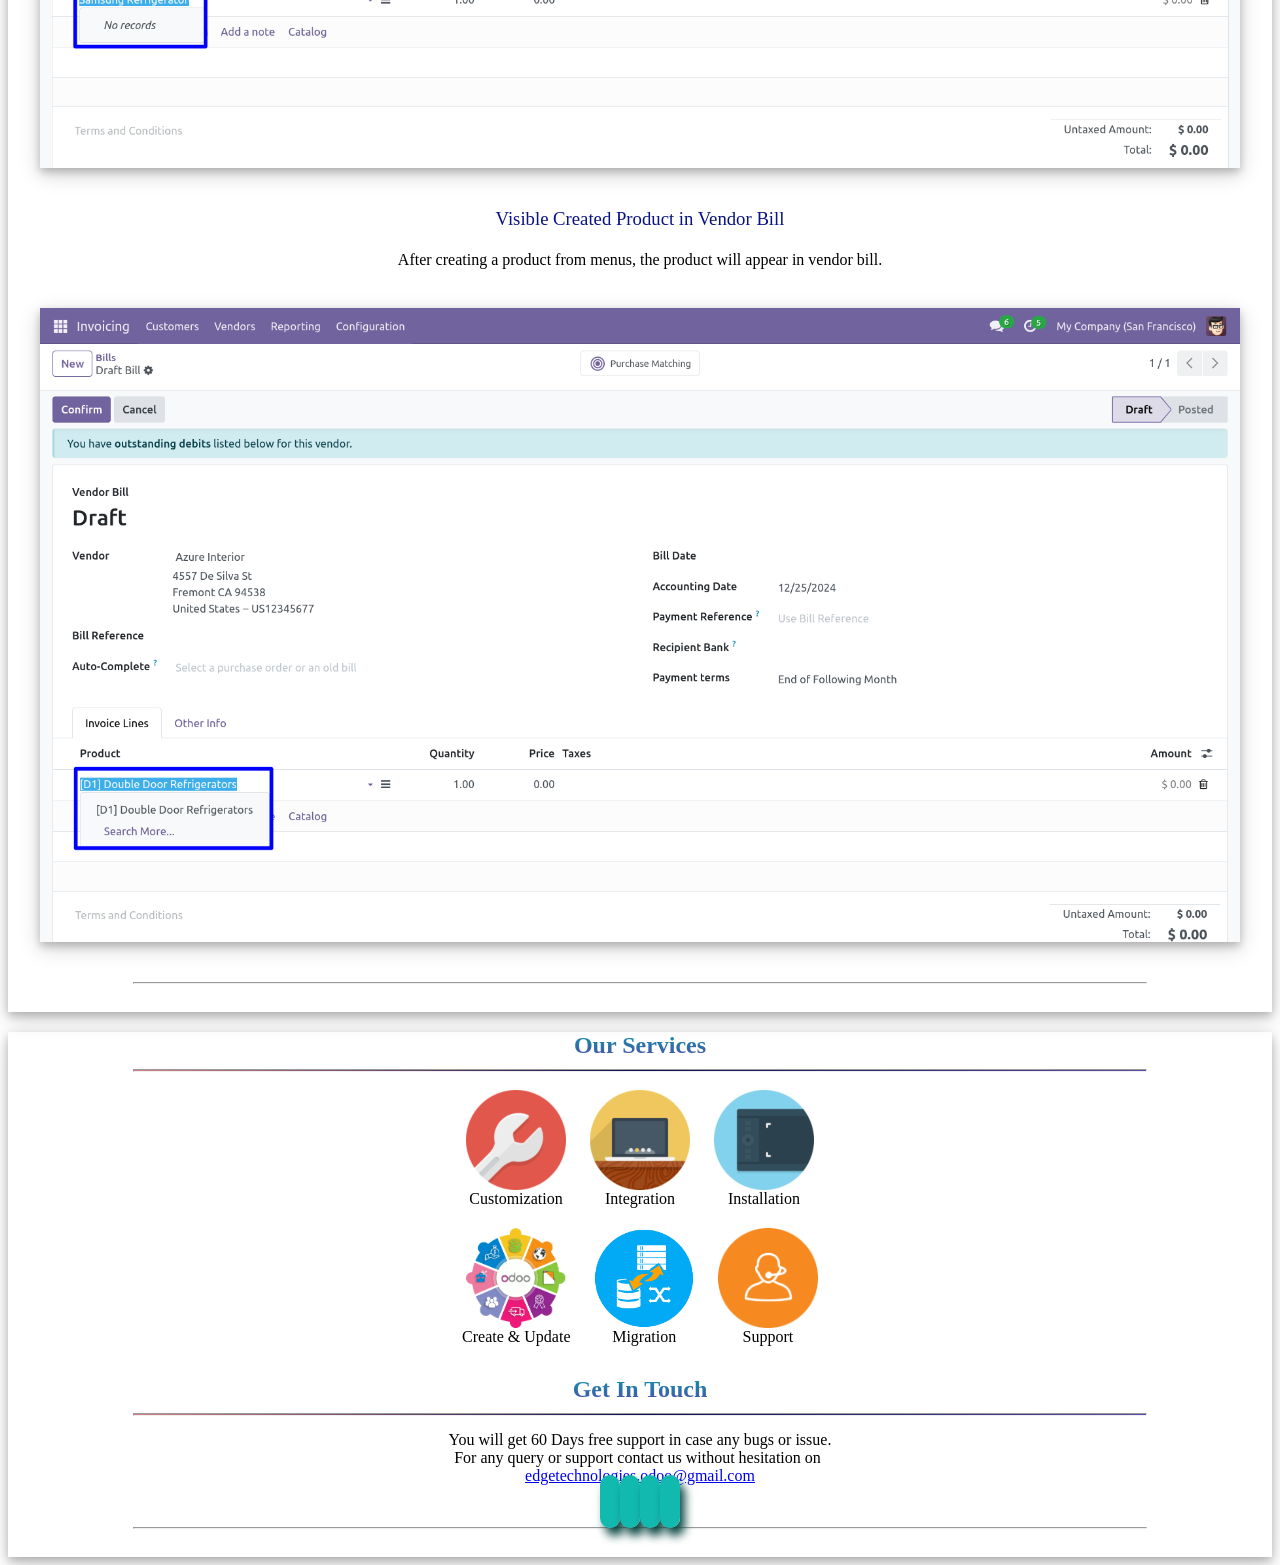
<file: product_creation_restrict_app/static/description/index.html>
<!DOCTYPE html>
<html>
<head>
	<title>Odoo Product Creation Restrict App</title>
	<style>

   </style>

</head>
<body>
	<div>
		<section class="oe_container lead title_box" style="box-shadow: 0 4px 8px 0 rgba(0, 0, 0, 0.2), 0 6px 20px 0 rgba(0, 0, 0, 0.19);text-align: center;">
			<div >
				<div >
					<h2 class="oe_slogan title" style="margin-bottom: 10px;padding-top: 10px;    background: -webkit-linear-gradient(#4c59a8, #21bec2);-webkit-background-clip: text;-webkit-text-fill-color: transparent;">
						<b>Odoo Product Creation Restriction/ Product Create Option Disable App</b>
					</h2>
					<hr style="width: 80%;background: -webkit-gradient(linear, 0 0, 100% 0, from(white), to(white), color-stop(50%, #1c2792));"></hr>
					<p class="oe_slogan" style="padding: 5px 10px;">Odoo product creation restrict app helps to restrict quick product creation options in sales, purchase, invoice, and vendor bills.</p>
				</div>
			</div>
			<hr style="width: 80%;"></hr>
			<div>
				<div style="margin: 0px 20px;">
					<div  class="row">
						<div class="col-sm border feature-div" style="margin: 0px 10px;box-shadow: 10px 10px 10px #c7c7c7;" >
							<section style="max-height: 85%;margin: auto;display: contents;">
								<div style="margin-top: 15px;">
									<img class="img img-responsive" src="features/create_approval.jpeg" style="border-radius: 10%; max-width: 100px;max-height: 100px;    min-height: 100px;margin: auto;" />
								</div>
								<h3>
									<font style="vertical-align: inherit;">
										Restrict Product Creation
									</font>
								</h3>
								<p style="margin-bottom: 10px;">
									<font style="vertical-align: inherit;font-size: 15px;"> Users can not create products directly from sale orders.</font>
								</p>
							</section>
						</div>
						<div class="col-sm border feature-div" style="margin: 0px 10px;box-shadow: 10px 10px 10px #c7c7c7;" >
							<section style="max-height: 85%;margin: auto;display: contents;">
								<div style="margin-top: 15px;">
									<img class="img img-responsive" src="features/512x512bb.jpg" style="border-radius: 10%; max-width: 100px;max-height: 100px;    min-height: 100px;margin: auto;" />
								</div>
								<h3>
									<font style="vertical-align: inherit;">
										Create Products From Product and Product Variant
									</font>
								</h3>
								<p style="margin-bottom: 10px;">
									<font style="vertical-align: inherit;font-size: 15px;"> Users can create product from products and products variant menus.</font>
								</p>
							</section> 
						</div>
						<div class="col-sm border feature-div" style="margin: 0px 10px;box-shadow: 10px 10px 10px #c7c7c7;" >
							<section style="max-height: 85%;margin: auto;display: contents;">
								<div style="margin-top: 15px;">
									<img class="img img-responsive" src="features/review_approve.png" style="border-radius: 10%; max-width: 100px;max-height: 100px;    min-height: 100px;margin: auto;" />
								</div>
								<h3>
									<font style="vertical-align: inherit;">
										Visible Created Products
									</font>
								</h3>
								<p style="margin-bottom: 10px;">
									<font style="vertical-align: inherit;font-size: 15px;"> Visible created product in order line.</font>
								</p>
							</section> 
						</div>
					</div>
				</div>
			</div>

			<div >
				<div class="oe_slogan oe_spaced text-center">
					<a class="btn mt8 ml8 button" style="background-color: #13b9af;color: #FFFFFF !important;font-size: 20px;font-weight: bold;border-radius: 7px;min-height: 45px;box-shadow: 5px 8px 10px #0d4a45;    min-width: 300px;margin: 10px 0px;"href="mailto:edgetechnologies.odoo@gmail.com?Subject=Request%20Demo%20for%20Product%20Creation%20Restric%20App" target="_top"> Request a Demo</a>
					<a class="btn mt8 ml8 button" style="background-color: #13b9af;color: #FFFFFF !important;font-size: 20px;font-weight: bold;border-radius: 7px;min-height: 45px;box-shadow: 5px 8px 10px #0d4a45;min-width: 300px;margin: 10px 0px;" href="https://youtu.be/2RZ10tISRDY" target="_blank"> Video Tutorial</a>
				</div>
			</div>
			<hr style="width: 80%;"></hr>
			<div style="min-height: 20px;"></div>
		</section>

		<section class="oe_container lead title_box" style="box-shadow: 0 4px 8px 0 rgba(0, 0, 0, 0.2), 0 6px 20px 0 rgba(0, 0, 0, 0.19);text-align: center;">
			<div  style="margin-bottom: 40px;">
				<div >
					<h2 class="oe_slogan title" style="margin-bottom: 10px;    background: -webkit-linear-gradient(#0e99ac, #4c4ca8);-webkit-background-clip: text;-webkit-text-fill-color: transparent;">
						<b> Description</b>
					</h2>
					<hr style="width: 80%;height: 1px;background: -webkit-gradient(linear, 0 0, 100% 0, from(#d58383), to(#5d4da6), color-stop(50%, #0b1255));"></hr>
				</div>
			</div>

			<div >
				<div  style="margin-bottom: 40px;">
					<h3 class="oe_slogan" style="color: #091383;font-weight: initial ;margin: auto;"> Restrict Product Creation in Sale orders</h3>
					<p style="padding: 5px 10px;"> User can not create product directly from sale order line.</p>
					<br/>
					<img class="img-responsive" style="display: block;width: 95%;margin: auto;box-shadow: 0 4px 8px 0 rgba(0, 0, 0, 0.2), 0 6px 20px 0 rgba(0, 0, 0, 0.19);" src="main_screenshot1.png"/>
				</div>
			</div>

			<div >
				<div  style="margin-bottom: 40px;">
					<h3 class="oe_slogan" style="color: #091383;font-weight: initial ;margin: auto;">Created Product from Products Menu.</h3>
					<p style="padding: 5px 10px;">Users can create products from products and product variant menus.</p>
					<br/>
					<img class="img-responsive" style="display: block;width: 95%;margin: auto;box-shadow: 0 4px 8px 0 rgba(0, 0, 0, 0.2), 0 6px 20px 0 rgba(0, 0, 0, 0.19);" src="a2.png"/>
				</div>
			</div>

			<div >
				<div  style="margin-bottom: 40px;">
					<h3 class="oe_slogan" style="color: #091383;font-weight: initial ;margin: auto;">Visible Created Product in Sale Order</h3>
					<p style="padding: 5px 10px;">After creating a product from menus, the product will appear in sale order line.</p>
					<br/>
					<img class="img-responsive" style="display: block;width: 95%;margin: auto;box-shadow: 0 4px 8px 0 rgba(0, 0, 0, 0.2), 0 6px 20px 0 rgba(0, 0, 0, 0.19);" src="a3.png"/>
				</div>
			</div>

			<div >
				<div  style="margin-bottom: 40px;">
					<h3 class="oe_slogan" style="color: #091383;font-weight: initial ;margin: auto;">Restrict Product Creation in Purchase Orders</h3>
					<p style="padding: 5px 10px;">User can not create product directly from purchase order line.</p>
					<br/>
					<img class="img-responsive" style="display: block;width: 95%;margin: auto;box-shadow: 0 4px 8px 0 rgba(0, 0, 0, 0.2), 0 6px 20px 0 rgba(0, 0, 0, 0.19);" src="a4.png"/>
				</div>
			</div>

			<div >
				<div  style="margin-bottom: 40px;">
					<h3 class="oe_slogan" style="color: #091383;font-weight: initial ;margin: auto;">Visible Created Product in the Purchase Order</h3>
					<p style="padding: 5px 10px;">After creating a product from menus, the product will appear in sale order line.</p>
					<br/>
					<img class="img-responsive" style="display: block;width: 95%;margin: auto;box-shadow: 0 4px 8px 0 rgba(0, 0, 0, 0.2), 0 6px 20px 0 rgba(0, 0, 0, 0.19);" src="a5.png"/>
				</div>
			</div>

			<div >
				<div  style="margin-bottom: 40px;">
					<h3 class="oe_slogan" style="color: #091383;font-weight: initial ;margin: auto;">Restrict Product Creation in Inventory Receipts  </h3>
					<p style="padding: 5px 10px;">User can not create product directly from inventory order line.</p>
					<br/>
					<img class="img-responsive" style="display: block;width: 95%;margin: auto;box-shadow: 0 4px 8px 0 rgba(0, 0, 0, 0.2), 0 6px 20px 0 rgba(0, 0, 0, 0.19);" src="a6.png"/>
				</div>
			</div>

			<div >
				<div  style="margin-bottom: 40px;">
					<h3 class="oe_slogan" style="color: #091383;font-weight: initial ;margin: auto;">Visible Created Product in Inventory Receipts</h3>
					<p style="padding: 5px 10px;">After creating a product from menus, the product will appear in inventory order line.</p>
					<br/>
					<img class="img-responsive" style="display: block;width: 95%;margin: auto;box-shadow: 0 4px 8px 0 rgba(0, 0, 0, 0.2), 0 6px 20px 0 rgba(0, 0, 0, 0.19);" src="a7.png"/>
				</div>
			</div>

			<div >
				<div  style="margin-bottom: 40px;">
					<h3 class="oe_slogan" style="color: #091383;font-weight: initial ;margin: auto;">Restrict Product Creation in Inventory Deliveries  </h3>
					<p style="padding: 5px 10px;">User can not create product directly from inventory order line.</p>
					<br/>
					<img class="img-responsive" style="display: block;width: 95%;margin: auto;box-shadow: 0 4px 8px 0 rgba(0, 0, 0, 0.2), 0 6px 20px 0 rgba(0, 0, 0, 0.19);" src="a77.png"/>
				</div>
			</div>

			<div >
				<div  style="margin-bottom: 40px;">
					<h3 class="oe_slogan" style="color: #091383;font-weight: initial ;margin: auto;">Visible Created Product in Inventory Deliveries</h3>
					<p style="padding: 5px 10px;">After creating a product from menus, the product will appear in inventory order line.</p>
					<br/>
					<img class="img-responsive" style="display: block;width: 95%;margin: auto;box-shadow: 0 4px 8px 0 rgba(0, 0, 0, 0.2), 0 6px 20px 0 rgba(0, 0, 0, 0.19);" src="a777.png"/>
				</div>
			</div>

			<div>
				<div  style="margin-bottom: 40px;">
					<h3 class="oe_slogan" style="color: #091383;font-weight: initial ;margin: auto;">Restrict Product Creation in Invoice Orders  </h3>
					<p style="padding: 5px 10px;">User can not create product directly from invoice order line.</p>
					<br/>
					<img class="img-responsive" style="display: block;width: 95%;margin: auto;box-shadow: 0 4px 8px 0 rgba(0, 0, 0, 0.2), 0 6px 20px 0 rgba(0, 0, 0, 0.19);" src="a8.png"/>
				</div>
			</div>

			<div>
				<div  style="margin-bottom: 40px;">
					<h3 class="oe_slogan" style="color: #091383;font-weight: initial ;margin: auto;">Visible Created Product in Invoice Order</h3>
					<p style="padding: 5px 10px;">After creating a product from menus, the product will appear in invoice order line.</p>
					<br/>
					<img class="img-responsive" style="display: block;width: 95%;margin: auto;box-shadow: 0 4px 8px 0 rgba(0, 0, 0, 0.2), 0 6px 20px 0 rgba(0, 0, 0, 0.19);" src="a9.png"/>
				</div>
			</div>

			<div>
				<div  style="margin-bottom: 40px;">
					<h3 class="oe_slogan" style="color: #091383;font-weight: initial ;margin: auto;">Restrict Product Creation in Vendor Bill </h3>
					<p style="padding: 5px 10px;">User can not create product directly from vendor bill line.</p>
					<br/>
					<img class="img-responsive" style="display: block;width: 95%;margin: auto;box-shadow: 0 4px 8px 0 rgba(0, 0, 0, 0.2), 0 6px 20px 0 rgba(0, 0, 0, 0.19);" src="a10.png"/>
				</div>
			</div>

			<div>
				<div  style="margin-bottom: 40px;">
					<h3 class="oe_slogan" style="color: #091383;font-weight: initial ;margin: auto;">Visible Created Product in Vendor Bill</h3>
					<p style="padding: 5px 10px;">After creating a product from menus, the product will appear in vendor bill.</p>
					<br/>
					<img class="img-responsive" style="display: block;width: 95%;margin: auto;box-shadow: 0 4px 8px 0 rgba(0, 0, 0, 0.2), 0 6px 20px 0 rgba(0, 0, 0, 0.19);" src="a11.png"/>
				</div>
			</div>

			<hr style="width: 80%;"></hr>
			<div style="min-height: 20px;"></div>
		</section>

		<section class="oe_container lead title_box" style="box-shadow: 0 4px 8px 0 rgba(0, 0, 0, 0.2), 0 6px 20px 0 rgba(0, 0, 0, 0.19);text-align: center;">
			<div>
				<div>
					<h2 class="oe_slogan title" style="margin-bottom: 10px;    background: -webkit-linear-gradient(#0e99ac, #4c4ca8);-webkit-background-clip: text;-webkit-text-fill-color: transparent;">
						<b> Our Services</b>
					</h2>
					<hr style="width: 80%;height: 1px;background: -webkit-gradient(linear, 0 0, 100% 0, from(#d58383), to(#5d4da6), color-stop(50%, #0b1255));"></hr>
				</div>
			</div>
			<div class="row">
				<a style="display: inline-grid;margin: 10px;"  class="col-sm">
					<img class="img img-responsive" style="max-height: 100px;max-width: 100px;   margin: auto;" src="services/customization.png"/>
					<span>Customization</span>
				</a>
				<a style="display: inline-grid; margin: 10px;" class="col-sm">
					<img class="img img-responsive" style="max-height: 100px;max-width: 100px;margin: auto;" src="services/integration.png"/>
					<span>Integration</span>
				</a>
				<a style="display: inline-grid;margin: 10px;" class="col-sm">
					<img class="img img-responsive" style="max-height: 100px;max-width: 100px;margin: auto;" src="services/installation.png"/>
					<span>Installation</span>
				</a>
			</div>
			<div class="row">
				<a style="display: inline-grid;margin: 10px;" class="col-sm">
					<img class="img img-responsive" style="max-height: 100px;max-width: 100px;margin: auto;" src="services/create.gif"/>
					<span>Create & Update</span>
				</a>
				<a style="display: inline-grid;margin: 10px;" class="col-sm">
					<img class="img img-responsive" style="max-height: 100px;max-width: 100px;margin: auto;" src="services/migration.png"/>
					<span>Migration</span>
				</a>
				<a style="display: inline-grid;margin: 10px;" class="col-sm">
					<img class="img img-responsive" style="max-height: 100px;max-width: 100px;margin: auto;" src="services/support.png"/>
					<span>Support</span>
				</a>
			</div>
			<div >
				<div >
					<h2 class="oe_slogan title" style="margin-bottom: 10px;    background: -webkit-linear-gradient(#0e99ac, #4c4ca8);-webkit-background-clip: text;-webkit-text-fill-color: transparent;">
						<b> Get In Touch</b>
					</h2>
					<hr style="width: 80%;height: 1px;background: -webkit-gradient(linear, 0 0, 100% 0, from(#d58383), to(#5d4da6), color-stop(50%, #0b1255));"></hr>
					<p class="oe_slogan" style="margin-bottom: 0px;margin-top: 15px;"> You will get 60 Days free support in case any bugs or issue. </p>
					<div >
						<p class="oe_slogan" style="margin: 0px;margin-right: 5px;"> For any query or support contact us without hesitation
						on</p><a  href="mailto:edgetechnologies.odoo@gmail.com?Subject=Support%20Request%20for%20Product%20Creation%20Restric%20App" target="_top"> edgetechnologies.odoo@gmail.com</a>
					</div>
				</div>
				<div>
					<a  href="mailto:edgetechnologies.odoo@gmail.com?Subject=Support%20Request%20for%20Product%20Creation%20Restric%20App" target="_top"> <i class='fa fa-envelope' style="min-width: 50px;background: #12b9af;padding: 10px;font-size: 30px;color: #ffffff;border-radius: 10px;min-height: 50px;box-shadow: 5px 8px 10px #0d4a45;"></i></a>
					<a  href="#" target="_blank"> <i class='fa fa-facebook' style="min-width: 50px;background: #12b9af;padding: 10px;font-size: 30px;color: #ffffff;border-radius: 10px;min-height: 50px;box-shadow: 5px 8px 10px #0d4a45;"></i></a>
					<a  href="#" target="_blank"> <i class='fa fa-linkedin' style="min-width: 50px;background: #12b9af;padding: 10px;font-size: 30px;color: #ffffff;border-radius: 10px;min-height: 50px;box-shadow: 5px 8px 10px #0d4a45;"></i></a>
					<a  href="https://www.youtube.com/channel/UCrljky1245I7MhRNq_Tp46g" target="_blank"> <i class='fa fa-youtube' style="min-width: 50px;background: #12b9af;padding: 10px;font-size: 30px;color: #ffffff;border-radius: 10px;min-height: 50px;box-shadow: 5px 8px 10px #0d4a45;"></i></a>
				</div>
			</div>
			<hr style="width: 80%;"></hr>
			<div style="min-height: 20px;"></div>
		</section>
	</div>
</body>
</html>
</file>
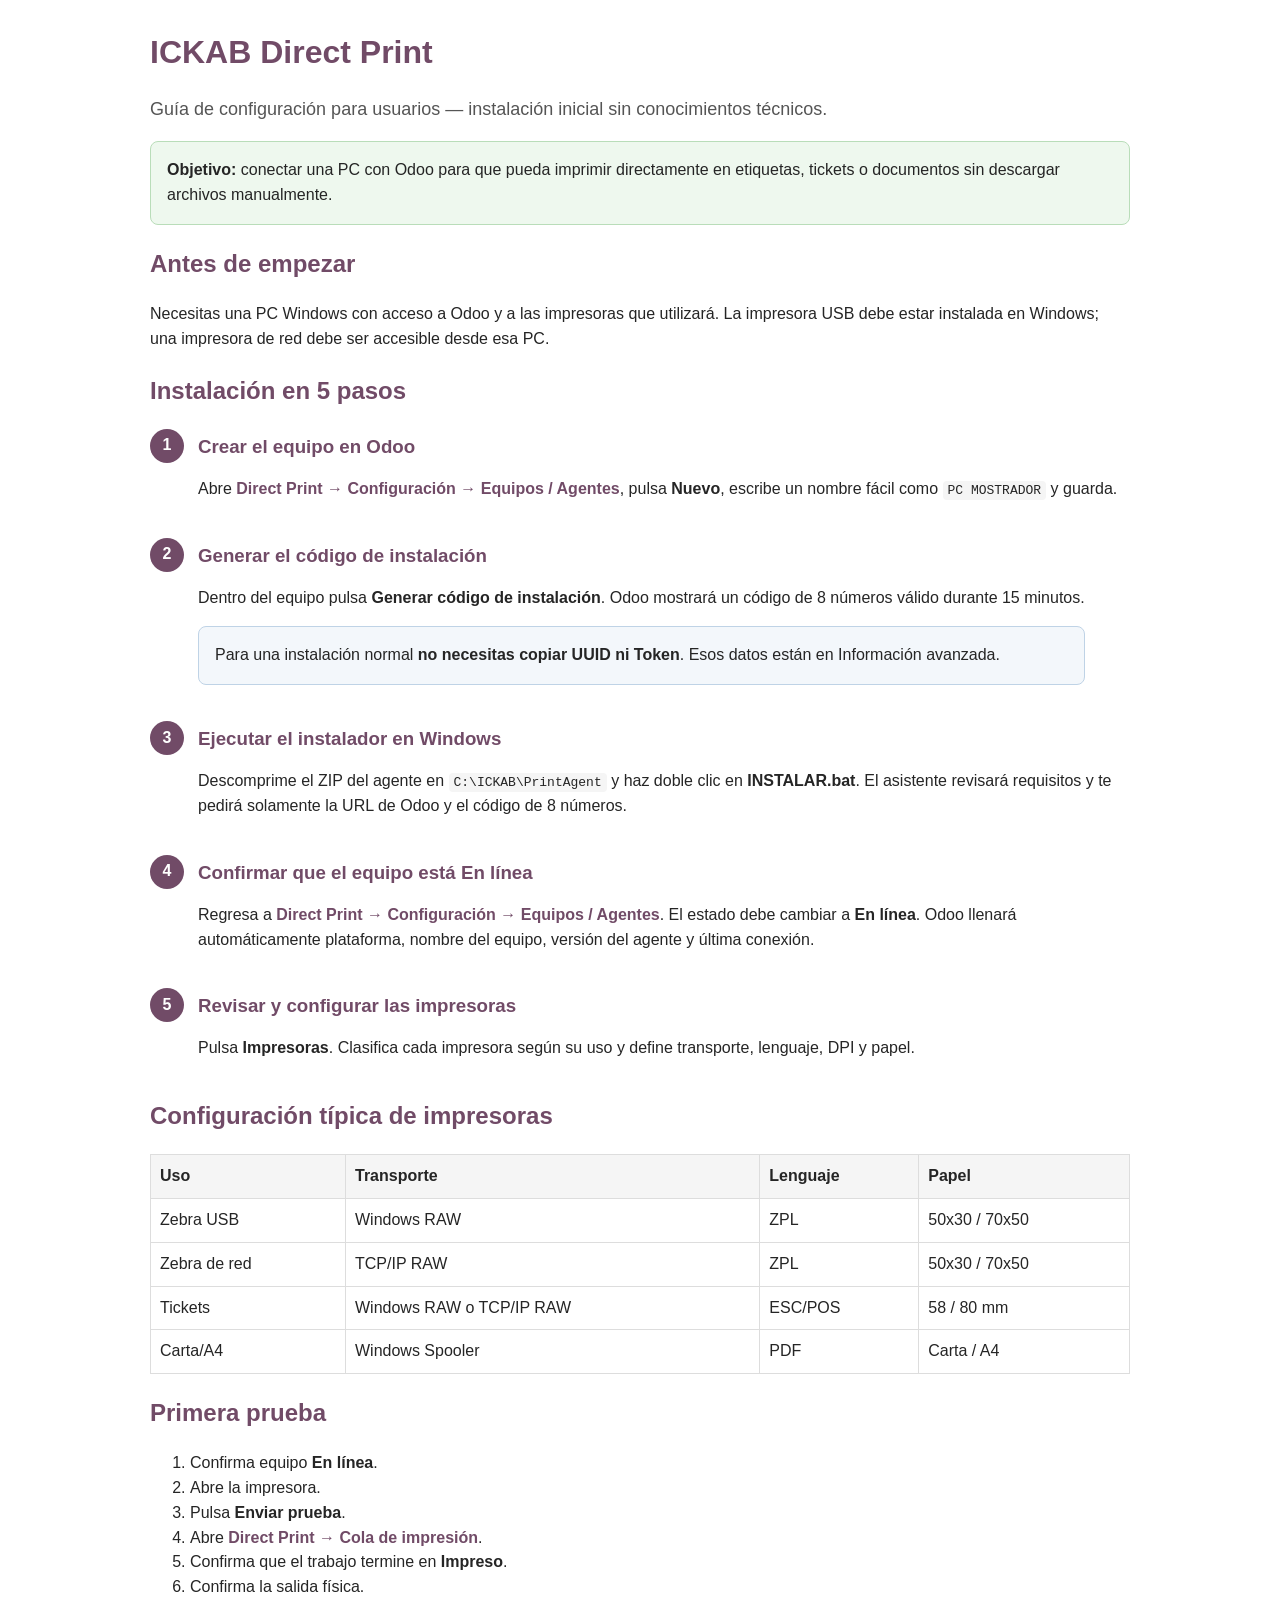
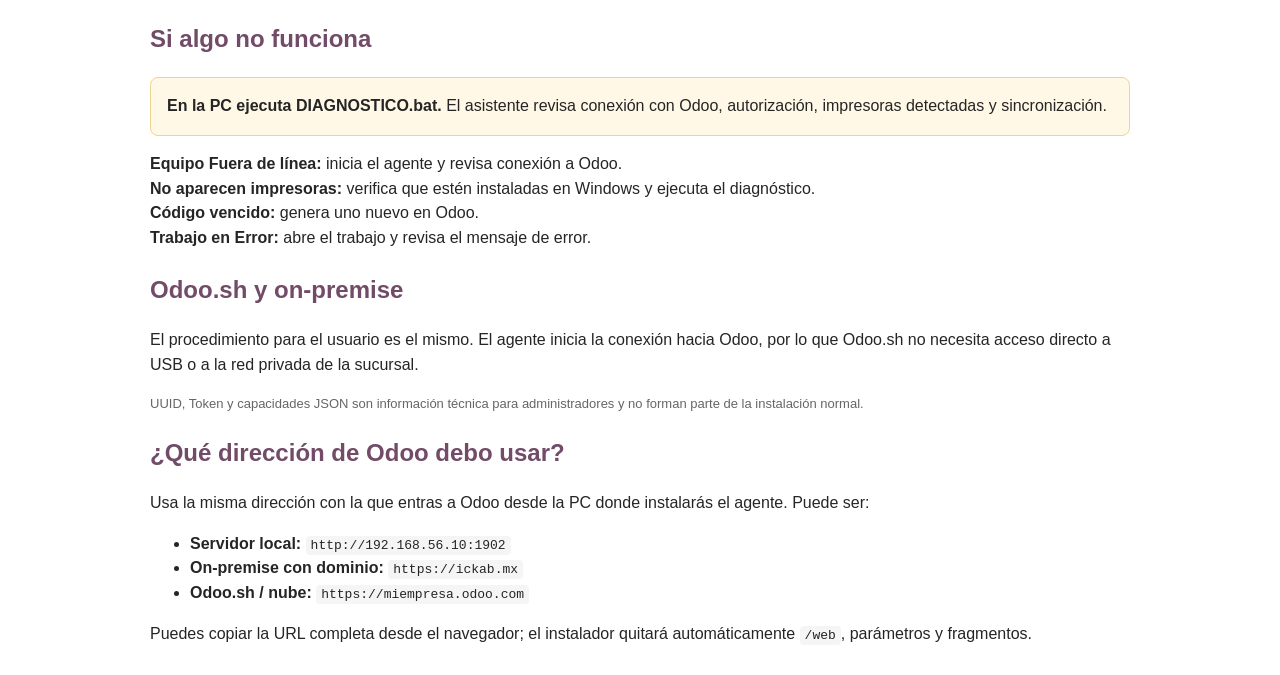
<file: ickab_direct_print/static/description/configuration_manual.html>
<!doctype html>
<html lang="es">
<head>
<meta charset="utf-8"/>
<meta name="viewport" content="width=device-width,initial-scale=1"/>
<title>ICKAB Direct Print - Manual de configuración</title>
<style>
body{font-family:Arial,Helvetica,sans-serif;max-width:980px;margin:28px auto;padding:0 18px;line-height:1.55;color:#252525}
h1,h2,h3{color:#714B67}h1{margin-bottom:8px}.lead{font-size:18px;color:#555}.box{border:1px solid #ddd;border-radius:8px;padding:16px;margin:16px 0}.ok{background:#eef8ee;border-color:#b9ddb9}.info{background:#f3f7fb;border-color:#bfd3e6}.warn{background:#fff8e6;border-color:#eed58d}.step{display:flex;gap:14px;align-items:flex-start;margin:20px 0}.n{min-width:34px;height:34px;border-radius:50%;background:#714B67;color:#fff;display:flex;align-items:center;justify-content:center;font-weight:bold}.step h3{margin:3px 0 5px}.path{font-weight:bold;color:#714B67}code{background:#f5f5f5;padding:2px 5px;border-radius:4px}table{border-collapse:collapse;width:100%;margin:12px 0}th,td{border:1px solid #ddd;padding:9px;text-align:left}th{background:#f5f5f5}.small{font-size:13px;color:#666}
</style>
</head>
<body>
<h1>ICKAB Direct Print</h1>
<p class="lead">Guía de configuración para usuarios — instalación inicial sin conocimientos técnicos.</p>
<div class="box ok"><strong>Objetivo:</strong> conectar una PC con Odoo para que pueda imprimir directamente en etiquetas, tickets o documentos sin descargar archivos manualmente.</div>

<h2>Antes de empezar</h2>
<p>Necesitas una PC Windows con acceso a Odoo y a las impresoras que utilizará. La impresora USB debe estar instalada en Windows; una impresora de red debe ser accesible desde esa PC.</p>

<h2>Instalación en 5 pasos</h2>
<div class="step"><div class="n">1</div><div><h3>Crear el equipo en Odoo</h3><p>Abre <span class="path">Direct Print → Configuración → Equipos / Agentes</span>, pulsa <strong>Nuevo</strong>, escribe un nombre fácil como <code>PC MOSTRADOR</code> y guarda.</p></div></div>
<div class="step"><div class="n">2</div><div><h3>Generar el código de instalación</h3><p>Dentro del equipo pulsa <strong>Generar código de instalación</strong>. Odoo mostrará un código de 8 números válido durante 15 minutos.</p><div class="box info">Para una instalación normal <strong>no necesitas copiar UUID ni Token</strong>. Esos datos están en Información avanzada.</div></div></div>
<div class="step"><div class="n">3</div><div><h3>Ejecutar el instalador en Windows</h3><p>Descomprime el ZIP del agente en <code>C:\ICKAB\PrintAgent</code> y haz doble clic en <strong>INSTALAR.bat</strong>. El asistente revisará requisitos y te pedirá solamente la URL de Odoo y el código de 8 números.</p></div></div>
<div class="step"><div class="n">4</div><div><h3>Confirmar que el equipo está En línea</h3><p>Regresa a <span class="path">Direct Print → Configuración → Equipos / Agentes</span>. El estado debe cambiar a <strong>En línea</strong>. Odoo llenará automáticamente plataforma, nombre del equipo, versión del agente y última conexión.</p></div></div>
<div class="step"><div class="n">5</div><div><h3>Revisar y configurar las impresoras</h3><p>Pulsa <strong>Impresoras</strong>. Clasifica cada impresora según su uso y define transporte, lenguaje, DPI y papel.</p></div></div>

<h2>Configuración típica de impresoras</h2>
<table><tr><th>Uso</th><th>Transporte</th><th>Lenguaje</th><th>Papel</th></tr>
<tr><td>Zebra USB</td><td>Windows RAW</td><td>ZPL</td><td>50x30 / 70x50</td></tr>
<tr><td>Zebra de red</td><td>TCP/IP RAW</td><td>ZPL</td><td>50x30 / 70x50</td></tr>
<tr><td>Tickets</td><td>Windows RAW o TCP/IP RAW</td><td>ESC/POS</td><td>58 / 80 mm</td></tr>
<tr><td>Carta/A4</td><td>Windows Spooler</td><td>PDF</td><td>Carta / A4</td></tr></table>

<h2>Primera prueba</h2>
<ol><li>Confirma equipo <strong>En línea</strong>.</li><li>Abre la impresora.</li><li>Pulsa <strong>Enviar prueba</strong>.</li><li>Abre <span class="path">Direct Print → Cola de impresión</span>.</li><li>Confirma que el trabajo termine en <strong>Impreso</strong>.</li><li>Confirma la salida física.</li></ol>

<h2>Si algo no funciona</h2>
<div class="box warn"><strong>En la PC ejecuta DIAGNOSTICO.bat.</strong> El asistente revisa conexión con Odoo, autorización, impresoras detectadas y sincronización.</div>
<p><strong>Equipo Fuera de línea:</strong> inicia el agente y revisa conexión a Odoo.<br/>
<strong>No aparecen impresoras:</strong> verifica que estén instaladas en Windows y ejecuta el diagnóstico.<br/>
<strong>Código vencido:</strong> genera uno nuevo en Odoo.<br/>
<strong>Trabajo en Error:</strong> abre el trabajo y revisa el mensaje de error.</p>

<h2>Odoo.sh y on-premise</h2>
<p>El procedimiento para el usuario es el mismo. El agente inicia la conexión hacia Odoo, por lo que Odoo.sh no necesita acceso directo a USB o a la red privada de la sucursal.</p>
<p class="small">UUID, Token y capacidades JSON son información técnica para administradores y no forman parte de la instalación normal.</p>
<h2>¿Qué dirección de Odoo debo usar?</h2>
<p>Usa la misma dirección con la que entras a Odoo desde la PC donde instalarás el agente. Puede ser:</p>
<ul>
<li><strong>Servidor local:</strong> <code>http://192.168.56.10:1902</code></li>
<li><strong>On-premise con dominio:</strong> <code>https://ickab.mx</code></li>
<li><strong>Odoo.sh / nube:</strong> <code>https://miempresa.odoo.com</code></li>
</ul>
<p>Puedes copiar la URL completa desde el navegador; el instalador quitará automáticamente <code>/web</code>, parámetros y fragmentos.</p>
</body></html>
</file>
